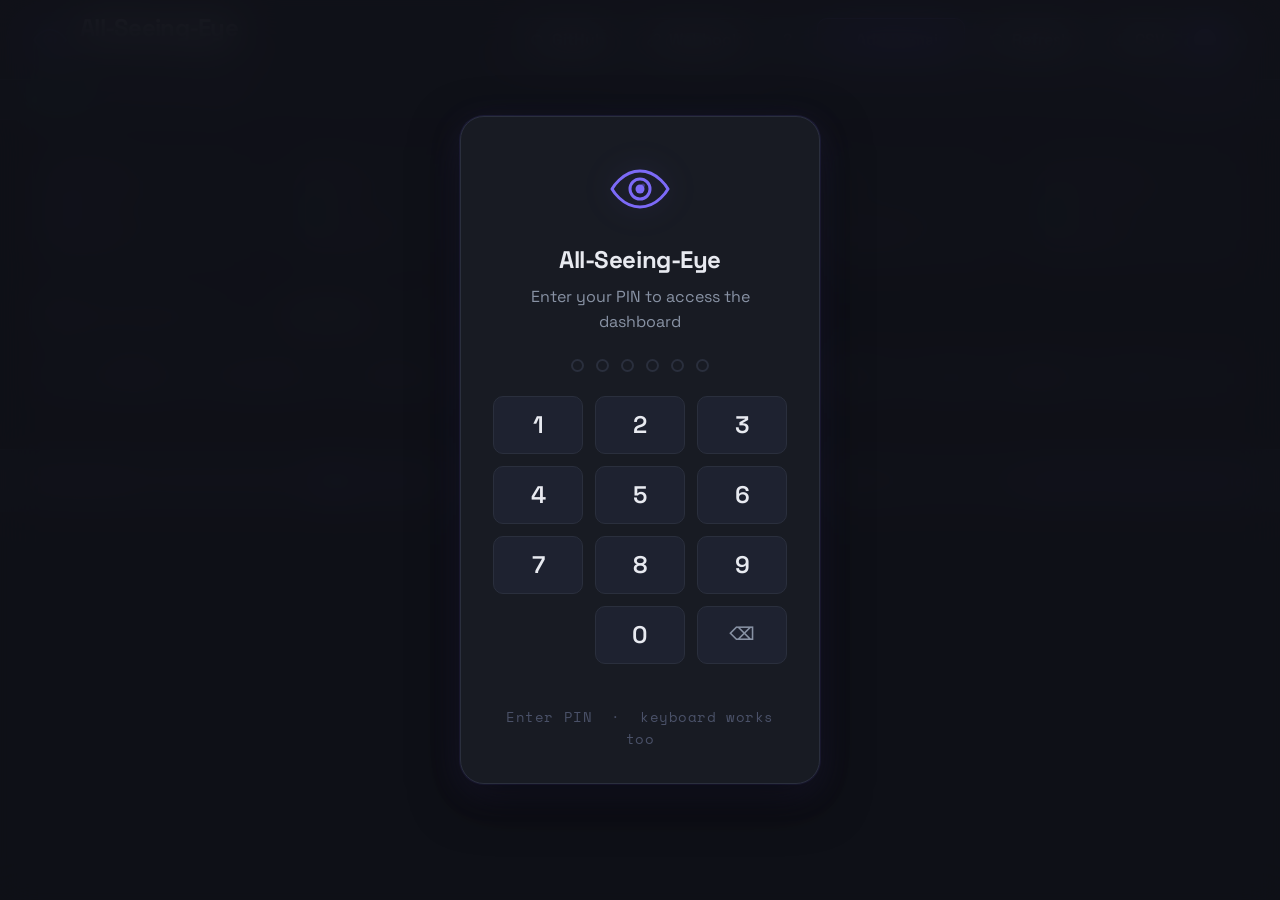
<file: index.standalone.html>
<!DOCTYPE html>
<html lang="en" data-theme="dark">
<head>
  <!--
  ╔══════════════════════════════════════════════════════════════╗
  ║  ALL-SEEING-EYE                                              ║
  ║  Open-source uptime, DNS, SSL & latency monitor              ║
  ║  Created with Perplexity Computer                            ║
  ║  https://www.perplexity.ai/computer                          ║
  ╚══════════════════════════════════════════════════════════════╝

  HOW IT WORKS
  ─────────────────────────────────────────────────────────────
  1. On load, the app tries to fetch `domains.list` (same directory).
     - Each non-empty, non-comment line becomes a monitored domain.
     - If the file is missing or unreachable, the built-in TOP_30 list is used.

  2. For each domain, a live DNS-over-HTTPS query is fired to
     Cloudflare's public DoH API (cloudflare-dns.com/dns-query).
     This gives us: A record presence (= "up"), latency, and NS info.

  3. SSL expiry dates are seeded from scan data for the top-30 list.
     Custom-added domains get a placeholder until a real check runs.

  4. The "Add Domain" flow lets users add any domain on the fly.
     If `domains.list` is writable (local server with write access),
     the app will also persist the new domain there via a PUT request.
     On a read-only static host, it just adds it to the in-memory list.

  5. The PIN gate (SHA-256 hashed, no plaintext stored) prevents
     casual access. Keyboard input + numpad both work.
     PIN: 1 2 3 4 5 6  (SHA-256: 8d969eef…)

  SECURITY NOTE
  ─────────────────────────────────────────────────────────────
  - No data leaves the browser except DNS queries to Cloudflare DoH.
  - No cookies, no persistent storage used.
  - PIN is checked purely client-side via SHA-256 comparison.
  - This is a monitoring DISPLAY tool, not a security perimeter.
  -->

  <meta charset="UTF-8">
  <meta name="viewport" content="width=device-width, initial-scale=1.0">
  <meta name="description" content="All-Seeing-Eye — open-source uptime, DNS, SSL and latency monitor for any domain list.">
  <title>The All Seeing Eye</title>

  <!-- Space Grotesk (user-specified font) from Google Fonts -->
  <link rel="preconnect" href="https://fonts.googleapis.com">
  <link rel="preconnect" href="https://fonts.gstatic.com" crossorigin>
  <link href="https://fonts.googleapis.com/css2?family=Space+Grotesk:wght@300..700&family=Space+Mono:wght@400;700&display=swap" rel="stylesheet">

    <style>
/* ═══════════════════════════════════════════════════════════
       DESIGN TOKENS — type scale, spacing, color, radius
    ═══════════════════════════════════════════════════════════ */
    :root {
      /* Type scale (fluid clamp) */
      --text-xs:   clamp(0.75rem,  0.7rem  + 0.25vw, 0.875rem);
      --text-sm:   clamp(0.875rem, 0.8rem  + 0.35vw, 1rem);
      --text-base: clamp(1rem,     0.95rem + 0.25vw, 1.125rem);
      --text-lg:   clamp(1.125rem, 1rem    + 0.75vw, 1.5rem);
      --text-xl:   clamp(1.5rem,   1.2rem  + 1.25vw, 2rem);

      /* Font families */
      --font-display: 'Space Grotesk', system-ui, sans-serif;
      --font-body:    'Space Grotesk', system-ui, sans-serif;
      --font-mono:    'Space Mono', 'Courier New', monospace;

      /* Spacing (4px grid) */
      --space-1:  0.25rem;
      --space-2:  0.5rem;
      --space-3:  0.75rem;
      --space-4:  1rem;
      --space-5:  1.25rem;
      --space-6:  1.5rem;
      --space-8:  2rem;
      --space-10: 2.5rem;
      --space-12: 3rem;

      /* Radius */
      --radius-sm: 6px;
      --radius-md: 10px;
      --radius-lg: 16px;
      --radius-xl: 24px;

      /* Transition */
      --ease: 180ms cubic-bezier(0.16, 1, 0.3, 1);
    }

    /* ── DARK MODE (default) ── */
    :root, [data-theme="dark"] {
      --bg:          #0f1117;
      --surface:     #181b23;
      --surface-2:   #1e2230;
      --border:      #2a2f3d;
      --border-soft: #232738;
      --text:        #e8eaf0;
      --text-muted:  #8892a4;
      --text-faint:  #4a5168;

      /* Accent: vivid violet-blue (eye-themed) */
      --accent:       #7c6af7;
      --accent-dim:   #5a4fd6;
      --accent-glow:  rgba(124, 106, 247, 0.18);
      --accent-soft:  rgba(124, 106, 247, 0.12);

      /* Status */
      --green:        #34d399;
      --green-dim:    #065f46;
      --green-soft:   rgba(52, 211, 153, 0.12);
      --yellow:       #fbbf24;
      --yellow-dim:   #78350f;
      --yellow-soft:  rgba(251, 191, 36, 0.12);
      --red:          #f87171;
      --red-dim:      #7f1d1d;
      --red-soft:     rgba(248, 113, 113, 0.12);
      --blue:         #60a5fa;
      --blue-soft:    rgba(96, 165, 250, 0.12);
      --teal:         #2dd4bf;
      --teal-soft:    rgba(45, 212, 191, 0.12);
      --orange:       #fb923c;

      --shadow-sm:  0 1px 3px rgba(0,0,0,0.4);
      --shadow-md:  0 4px 16px rgba(0,0,0,0.5);
      --shadow-lg:  0 16px 48px rgba(0,0,0,0.6);
      --shadow-glow: 0 0 0 1px var(--accent-soft), 0 8px 32px rgba(124,106,247,0.15);
    }

    /* ── LIGHT MODE ── */
    [data-theme="light"] {
      --bg:          #f4f5f9;
      --surface:     #ffffff;
      --surface-2:   #f9fafc;
      --border:      #e2e5ef;
      --border-soft: #eaecf4;
      --text:        #1a1d2e;
      --text-muted:  #5a6278;
      --text-faint:  #9aa0b4;

      --accent:       #5a4fd6;
      --accent-dim:   #3d35a8;
      --accent-glow:  rgba(90, 79, 214, 0.12);
      --accent-soft:  rgba(90, 79, 214, 0.08);

      --green:        #059669;
      --green-dim:    #d1fae5;
      --green-soft:   rgba(5, 150, 105, 0.08);
      --yellow:       #d97706;
      --yellow-dim:   #fef3c7;
      --yellow-soft:  rgba(217, 119, 6, 0.08);
      --red:          #dc2626;
      --red-dim:      #fee2e2;
      --red-soft:     rgba(220, 38, 38, 0.08);
      --blue:         #2563eb;
      --blue-soft:    rgba(37, 99, 235, 0.08);
      --teal:         #0d9488;
      --teal-soft:    rgba(13, 148, 136, 0.08);
      --orange:       #ea580c;

      --shadow-sm:  0 1px 3px rgba(0,0,0,0.06);
      --shadow-md:  0 4px 16px rgba(0,0,0,0.08);
      --shadow-lg:  0 16px 48px rgba(0,0,0,0.12);
      --shadow-glow: 0 0 0 1px var(--accent-soft), 0 8px 24px rgba(90,79,214,0.1);
    }

    /* ═══════════════════════════════════════════════════════════
       BASE RESET
    ═══════════════════════════════════════════════════════════ */
    *, *::before, *::after {
      box-sizing: border-box;
      margin: 0; padding: 0;
    }

    html {
      -webkit-font-smoothing: antialiased;
      -moz-osx-font-smoothing: grayscale;
      text-rendering: optimizeLegibility;
      scroll-behavior: smooth;
    }

    body {
      min-height: 100dvh;
      font-family: var(--font-body);
      font-size: var(--text-base);
      color: var(--text);
      background: var(--bg);
      line-height: 1.6;
      transition: background var(--ease), color var(--ease);
    }

    img, svg { display: block; }
    button { cursor: pointer; border: none; background: none; font: inherit; color: inherit; }
    input, select { font: inherit; color: inherit; }
    a { color: inherit; text-decoration: none; }

    /* ═══════════════════════════════════════════════════════════
       PIN OVERLAY
       Full-screen blur lock. Unlocks with correct 6-digit PIN.
       SHA-256 of PIN stored — never plaintext.
    ═══════════════════════════════════════════════════════════ */
    #pin-overlay {
      position: fixed; inset: 0; z-index: 9000;
      background: color-mix(in srgb, var(--bg) 88%, transparent);
      backdrop-filter: blur(20px) saturate(1.4);
      -webkit-backdrop-filter: blur(20px) saturate(1.4);
      display: flex; align-items: center; justify-content: center;
      transition: opacity 0.35s ease;
    }

    #pin-overlay.unlocking {
      opacity: 0;
      pointer-events: none;
    }

    .pin-card {
      background: var(--surface);
      border: 1px solid var(--border);
      border-radius: var(--radius-xl);
      padding: var(--space-10) var(--space-8) var(--space-8);
      width: min(360px, 92vw);
      text-align: center;
      box-shadow: var(--shadow-lg), var(--shadow-glow);
      animation: card-in 0.4s cubic-bezier(0.34, 1.56, 0.64, 1);
    }

    @keyframes card-in {
      from { transform: scale(0.85) translateY(16px); opacity: 0; }
      to   { transform: scale(1) translateY(0);       opacity: 1; }
    }

    /* Eye SVG logo in PIN modal */
    .pin-eye {
      width: 64px; height: 64px;
      margin: 0 auto var(--space-5);
      color: var(--accent);
      filter: drop-shadow(0 0 16px var(--accent-glow));
    }

    .pin-card h2 {
      font-family: var(--font-display);
      font-size: var(--text-lg);
      font-weight: 700;
      letter-spacing: -0.02em;
      margin-bottom: var(--space-1);
      color: var(--text);
    }

    .pin-card p {
      font-size: var(--text-sm);
      color: var(--text-muted);
      margin-bottom: var(--space-6);
    }

    /* Dot indicators */
    .pin-dots {
      display: flex; justify-content: center;
      gap: var(--space-3);
      margin-bottom: var(--space-6);
    }

    .pin-dot {
      width: 13px; height: 13px;
      border-radius: 50%;
      border: 2px solid var(--border);
      background: transparent;
      transition: all 0.15s ease;
    }
    .pin-dot.filled {
      background: var(--accent);
      border-color: var(--accent);
      box-shadow: 0 0 10px var(--accent-glow);
      transform: scale(1.1);
    }
    .pin-dot.error {
      background: var(--red);
      border-color: var(--red);
      box-shadow: 0 0 10px rgba(248,113,113,0.4);
      animation: dot-shake 0.4s ease;
    }

    @keyframes dot-shake {
      0%,100% { transform: translateX(0); }
      20%      { transform: translateX(-5px); }
      60%      { transform: translateX(5px); }
    }

    /* Numpad grid */
    .pin-grid {
      display: grid;
      grid-template-columns: repeat(3, 1fr);
      gap: var(--space-3);
      margin-bottom: var(--space-3);
    }

    .pin-btn {
      height: 58px;
      background: var(--surface-2);
      border: 1px solid var(--border);
      border-radius: var(--radius-md);
      font-family: var(--font-display);
      font-size: var(--text-lg);
      font-weight: 600;
      color: var(--text);
      transition: background var(--ease), border-color var(--ease), transform 0.1s;
      user-select: none;
      -webkit-user-select: none;
    }

    .pin-btn:hover  { background: var(--border); border-color: var(--accent); }
    .pin-btn:active { transform: scale(0.93); }

    .pin-btn-del {
      font-size: var(--text-base);
      color: var(--text-muted);
    }
    .pin-btn-del:hover { color: var(--red); border-color: var(--red); }

    .pin-error {
      font-size: var(--text-xs);
      color: var(--red);
      min-height: 18px;
      margin-top: var(--space-2);
    }

    .pin-hint {
      font-size: var(--text-xs);
      color: var(--text-faint);
      margin-top: var(--space-3);
      font-family: var(--font-mono);
      letter-spacing: 0.04em;
    }

    /* ═══════════════════════════════════════════════════════════
       HEADER
    ═══════════════════════════════════════════════════════════ */
    header {
      background: var(--surface);
      border-bottom: 1px solid var(--border);
      padding: var(--space-4) var(--space-8);
      display: flex;
      align-items: center;
      justify-content: space-between;
      gap: var(--space-4);
      flex-wrap: wrap;
      position: sticky; top: 0; z-index: 100;
      box-shadow: var(--shadow-sm);
    }

    /* Wordmark / logo */
    .logo {
      display: flex;
      align-items: center;
      gap: var(--space-3);
    }

    .logo-eye {
      width: 36px; height: 36px;
      color: var(--accent);
      flex-shrink: 0;
      filter: drop-shadow(0 0 8px var(--accent-glow));
      transition: filter var(--ease);
    }
    .logo:hover .logo-eye { filter: drop-shadow(0 0 16px var(--accent-glow)); }

    .logo-text {
      display: flex;
      flex-direction: column;
      gap: 1px;
    }

    .logo-title {
      font-family: var(--font-display);
      font-size: var(--text-lg);
      font-weight: 700;
      letter-spacing: -0.03em;
      line-height: 1;
      color: var(--text);
    }

    .logo-sub {
      font-size: var(--text-xs);
      color: var(--text-faint);
      letter-spacing: 0.06em;
      text-transform: uppercase;
      font-weight: 500;
    }

    /* Header action buttons */
    .header-actions {
      display: flex;
      align-items: center;
      gap: var(--space-2);
      flex-wrap: wrap;
    }

    /* Universal button styles */
    .btn {
      display: inline-flex;
      align-items: center;
      gap: var(--space-2);
      padding: var(--space-2) var(--space-4);
      border-radius: var(--radius-md);
      font-family: var(--font-display);
      font-size: var(--text-sm);
      font-weight: 600;
      border: 1px solid var(--border);
      background: var(--surface-2);
      color: var(--text);
      transition: all var(--ease);
      white-space: nowrap;
      cursor: pointer;
    }
    .btn:hover { background: var(--border); border-color: var(--accent); color: var(--accent); }

    .btn-accent {
      background: var(--accent-soft);
      border-color: var(--accent);
      color: var(--accent);
    }
    .btn-accent:hover { background: var(--accent); color: #fff; border-color: var(--accent); }

    .btn-icon {
      padding: var(--space-2);
      width: 36px; height: 36px;
      justify-content: center;
    }


    /* ═══════════════════════════════════════════════════════════
       STATUS BAR (live / refresh countdown)
    ═══════════════════════════════════════════════════════════ */
    .status-bar {
      background: var(--surface);
      border-bottom: 1px solid var(--border-soft);
      padding: var(--space-2) var(--space-8);
      display: flex;
      align-items: center;
      justify-content: space-between;
      gap: var(--space-4);
      font-size: var(--text-xs);
      color: var(--text-faint);
      flex-wrap: wrap;
    }

    .live-pill {
      display: inline-flex;
      align-items: center;
      gap: var(--space-2);
      color: var(--green);
      font-weight: 600;
      font-family: var(--font-mono);
      letter-spacing: 0.04em;
    }

    .live-dot {
      width: 7px; height: 7px;
      border-radius: 50%;
      background: var(--green);
      box-shadow: 0 0 6px var(--green);
      animation: live-pulse 2s infinite;
    }

    @keyframes live-pulse {
      0%,100% { opacity: 1; transform: scale(1); }
      50%      { opacity: 0.4; transform: scale(0.85); }
    }

    .progress-track {
      width: 100px; height: 2px;
      background: var(--border);
      border-radius: 1px;
      overflow: hidden;
    }

    .progress-fill {
      height: 100%;
      background: var(--accent);
      border-radius: 1px;
      transition: width 1s linear;
    }

    /* ═══════════════════════════════════════════════════════════
       STATS CARDS
    ═══════════════════════════════════════════════════════════ */
    .stats-row {
      display: grid;
      grid-template-columns: repeat(5, 1fr);
      gap: var(--space-4);
      padding: var(--space-6) var(--space-8);
    }

    @media (max-width: 900px) {
      .stats-row { grid-template-columns: repeat(3, 1fr); }
    }
    @media (max-width: 600px) {
      .stats-row { grid-template-columns: repeat(2, 1fr); padding: var(--space-4); }
    }

    .stat-card {
      background: var(--surface);
      border: 1px solid var(--border);
      border-radius: var(--radius-lg);
      padding: var(--space-4) var(--space-5);
      transition: border-color var(--ease), box-shadow var(--ease);
      cursor: default;
    }
    .stat-card:hover { border-color: var(--accent); box-shadow: var(--shadow-glow); }

    .stat-label {
      font-size: var(--text-xs);
      font-weight: 600;
      letter-spacing: 0.08em;
      text-transform: uppercase;
      color: var(--text-faint);
      margin-bottom: var(--space-2);
    }

    .stat-value {
      font-family: var(--font-display);
      font-size: var(--text-xl);
      font-weight: 700;
      letter-spacing: -0.03em;
      line-height: 1;
      color: var(--text);
    }

    .stat-sub {
      font-size: var(--text-xs);
      color: var(--text-faint);
      margin-top: var(--space-1);
      font-weight: 400;
    }

    /* ═══════════════════════════════════════════════════════════
       ALERT BANNER
    ═══════════════════════════════════════════════════════════ */
    .alert-banner {
      margin: 0 var(--space-8) var(--space-4);
      background: var(--red-soft);
      border: 1px solid color-mix(in srgb, var(--red) 35%, transparent);
      border-radius: var(--radius-lg);
      padding: var(--space-4) var(--space-5);
      display: flex;
      align-items: flex-start;
      gap: var(--space-3);
      font-size: var(--text-sm);
      line-height: 1.6;
    }

    .alert-banner .alert-icon { font-size: 18px; flex-shrink: 0; }

    /* ═══════════════════════════════════════════════════════════
       CONTROLS BAR (search, sort, filters)
    ═══════════════════════════════════════════════════════════ */
    .controls {
      padding: 0 var(--space-8) var(--space-4);
      display: flex;
      align-items: center;
      gap: var(--space-3);
      flex-wrap: wrap;
    }

    .search-wrap {
      position: relative;
      flex: 0 0 auto;
    }

    .search-icon {
      position: absolute;
      left: var(--space-3);
      top: 50%; transform: translateY(-50%);
      color: var(--text-faint);
      pointer-events: none;
      font-size: 14px;
    }

    .search-input {
      background: var(--surface);
      border: 1px solid var(--border);
      border-radius: var(--radius-md);
      padding: var(--space-2) var(--space-4) var(--space-2) var(--space-8);
      font-size: var(--text-sm);
      color: var(--text);
      width: 220px;
      outline: none;
      transition: border-color var(--ease), box-shadow var(--ease);
    }
    .search-input:focus { border-color: var(--accent); box-shadow: 0 0 0 3px var(--accent-soft); }
    .search-input::placeholder { color: var(--text-faint); }

    .sort-select {
      background: var(--surface);
      border: 1px solid var(--border);
      border-radius: var(--radius-md);
      padding: var(--space-2) var(--space-4);
      font-size: var(--text-sm);
      font-family: var(--font-display);
      color: var(--text);
      cursor: pointer;
      outline: none;
      transition: border-color var(--ease);
    }
    .sort-select:focus { border-color: var(--accent); }

    .filter-btn {
      display: inline-flex;
      align-items: center;
      gap: var(--space-2);
      padding: var(--space-2) var(--space-4);
      border: 1px solid var(--border);
      border-radius: var(--radius-md);
      background: var(--surface);
      font-size: var(--text-sm);
      font-family: var(--font-display);
      font-weight: 500;
      color: var(--text-muted);
      transition: all var(--ease);
      cursor: pointer;
    }
    .filter-btn:hover { border-color: var(--accent); color: var(--accent); }
    .filter-btn.active {
      background: var(--accent-soft);
      border-color: var(--accent);
      color: var(--accent);
      font-weight: 600;
    }

    /* ═══════════════════════════════════════════════════════════
       TABLE
    ═══════════════════════════════════════════════════════════ */
    .table-wrap {
      padding: 0 var(--space-8) var(--space-12);
      overflow-x: auto;
    }

    table {
      width: 100%;
      border-collapse: collapse;
      min-width: 960px;
    }

    thead th {
      background: var(--surface);
      border-bottom: 2px solid var(--border);
      padding: var(--space-3) var(--space-4);
      text-align: left;
      font-family: var(--font-display);
      font-size: var(--text-xs);
      font-weight: 700;
      letter-spacing: 0.08em;
      text-transform: uppercase;
      color: var(--text-faint);
      white-space: nowrap;
      position: sticky; top: 0; z-index: 5;
    }

    tbody tr {
      border-bottom: 1px solid var(--border-soft);
      transition: background var(--ease);
    }
    tbody tr:hover { background: var(--surface); }
    tbody tr.is-custom { border-left: 3px solid var(--accent); }

    td {
      padding: var(--space-3) var(--space-4);
      vertical-align: middle;
      font-size: var(--text-sm);
      white-space: nowrap;
    }

    /* Rank cell */
    .td-rank {
      font-family: var(--font-mono);
      font-size: var(--text-xs);
      color: var(--text-faint);
      text-align: center;
      width: 40px;
    }

    /* Domain cell */
    .domain-cell {
      display: flex;
      align-items: center;
      gap: var(--space-3);
      min-width: 180px;
    }

    .favicon-wrap {
      width: 22px; height: 22px;
      border-radius: 5px;
      background: var(--border);
      flex-shrink: 0;
      overflow: hidden;
      display: flex; align-items: center; justify-content: center;
    }
    .favicon-wrap img { width: 18px; height: 18px; border-radius: 3px; }

    .domain-link {
      font-family: var(--font-display);
      font-weight: 600;
      font-size: var(--text-sm);
      color: var(--text);
      transition: color var(--ease);
    }
    .domain-link:hover { color: var(--accent); }

    /* Category badge */
    .cat-badge {
      display: inline-flex;
      align-items: center;
      padding: 2px var(--space-3);
      border-radius: var(--radius-sm);
      font-size: var(--text-xs);
      font-weight: 700;
      letter-spacing: 0.06em;
      text-transform: uppercase;
      border: 1px solid;
    }

    .cat-search   { color: #60a5fa; border-color: rgba(96,165,250,0.3);  background: rgba(96,165,250,0.08); }
    .cat-social   { color: #a78bfa; border-color: rgba(167,139,250,0.3); background: rgba(167,139,250,0.08); }
    .cat-video    { color: #f87171; border-color: rgba(248,113,113,0.3); background: rgba(248,113,113,0.08); }
    .cat-shop     { color: #fb923c; border-color: rgba(251,146,60,0.3);  background: rgba(251,146,60,0.08); }
    .cat-ai       { color: #2dd4bf; border-color: rgba(45,212,191,0.3);  background: rgba(45,212,191,0.08); }
    .cat-news     { color: #fbbf24; border-color: rgba(251,191,36,0.3);  background: rgba(251,191,36,0.08); }
    .cat-dev      { color: #34d399; border-color: rgba(52,211,153,0.3);  background: rgba(52,211,153,0.08); }
    .cat-content  { color: #e8eaf0; border-color: rgba(232,234,240,0.2); background: rgba(232,234,240,0.05); }
    .cat-cloud    { color: #fb923c; border-color: rgba(251,146,60,0.3);  background: rgba(251,146,60,0.08); }
    .cat-comm     { color: #a78bfa; border-color: rgba(167,139,250,0.3); background: rgba(167,139,250,0.08); }
    .cat-product  { color: #60a5fa; border-color: rgba(96,165,250,0.3);  background: rgba(96,165,250,0.08); }
    .cat-custom   { color: #2dd4bf; border-color: rgba(45,212,191,0.3);  background: rgba(45,212,191,0.08); }

    /* Status cell */
    .status-cell {
      display: flex;
      align-items: center;
      gap: var(--space-2);
      min-width: 110px;
    }

    .status-dot {
      width: 8px; height: 8px;
      border-radius: 50%;
      flex-shrink: 0;
    }
    .dot-up   { background: var(--green); box-shadow: 0 0 6px var(--green); animation: live-pulse 2.5s infinite; }
    .dot-down { background: var(--red);   box-shadow: 0 0 6px var(--red); }
    .dot-unknown { background: var(--text-faint); }

    .status-label {
      font-family: var(--font-display);
      font-size: var(--text-xs);
      font-weight: 700;
      letter-spacing: 0.06em;
    }
    .status-up   { color: var(--green); }
    .status-down { color: var(--red); }

    /* Sparkline */
    .sparkline {
      display: flex;
      align-items: flex-end;
      gap: 2px;
      height: 20px;
      margin-left: var(--space-1);
    }

    .spark {
      width: 4px;
      border-radius: 2px;
      background: var(--green);
      min-height: 3px;
    }
    .spark.down  { background: var(--red); }
    .spark.empty { background: var(--border); opacity: 0.5; }

    /* Latency */
    .latency {
      font-family: var(--font-mono);
      font-size: var(--text-xs);
      font-weight: 700;
      min-width: 60px;
    }
    .lat-fast   { color: var(--green); }
    .lat-ok     { color: var(--yellow); }
    .lat-slow   { color: var(--red); }
    .lat-none   { color: var(--text-faint); }

    /* SSL */
    .ssl-cell {
      display: flex;
      align-items: center;
      gap: var(--space-2);
      min-width: 100px;
    }

    .ssl-days {
      font-family: var(--font-mono);
      font-size: var(--text-xs);
      font-weight: 700;
    }
    .ssl-ok      { color: var(--green); }
    .ssl-warn    { color: var(--yellow); }
    .ssl-urgent  { color: var(--red); }
    .ssl-expired { color: var(--red); }
    .ssl-unknown { color: var(--text-faint); }

    .le-badge {
      font-size: 9px;
      font-weight: 700;
      padding: 1px 5px;
      border-radius: 4px;
      background: var(--green-soft);
      border: 1px solid color-mix(in srgb, var(--green) 30%, transparent);
      color: var(--green);
      letter-spacing: 0.04em;
    }

    /* ─── Info cells with tooltips ─── */
    .info-cell {
      position: relative;
      cursor: default;
    }

    /* The visible badge inside an info-cell */
    .info-badge {
      display: inline-flex;
      align-items: center;
      padding: 2px var(--space-3);
      border-radius: var(--radius-sm);
      font-family: var(--font-display);
      font-size: var(--text-xs);
      font-weight: 600;
      border: 1px solid var(--border);
      background: var(--surface-2);
      color: var(--text-muted);
      white-space: nowrap;
      cursor: help;
      transition: border-color var(--ease);
    }

    /* NS provider colours */
    .ns-google  { color: #4285f4; border-color: rgba(66,133,244,0.4);  background: rgba(66,133,244,0.08); }
    .ns-aws     { color: #fb923c; border-color: rgba(251,146,60,0.4);  background: rgba(251,146,60,0.08); }
    .ns-cf      { color: #f97316; border-color: rgba(249,115,22,0.4);  background: rgba(249,115,22,0.08); }
    .ns-azure   { color: #3b82f6; border-color: rgba(59,130,246,0.4);  background: rgba(59,130,246,0.08); }
    .ns-nsone   { color: #a78bfa; border-color: rgba(167,139,250,0.4); background: rgba(167,139,250,0.08); }
    .ns-akamai  { color: #22d3ee; border-color: rgba(34,211,238,0.4);  background: rgba(34,211,238,0.08); }
    .ns-wiki    { color: #e8eaf0; border-color: rgba(232,234,240,0.3); background: rgba(232,234,240,0.06); }
    .ns-own     { color: var(--text-muted); border-color: var(--border); background: var(--surface-2); }

    /* MX provider colours */
    .mx-google    { color: #4285f4; border-color: rgba(66,133,244,0.4);  background: rgba(66,133,244,0.08); }
    .mx-microsoft { color: #3b82f6; border-color: rgba(59,130,246,0.4);  background: rgba(59,130,246,0.08); }
    .mx-proton    { color: #8b5cf6; border-color: rgba(139,92,246,0.4);  background: rgba(139,92,246,0.08); }
    .mx-amazon    { color: #fb923c; border-color: rgba(251,146,60,0.4);  background: rgba(251,146,60,0.08); }
    .mx-mimecast  { color: #2dd4bf; border-color: rgba(45,212,191,0.4);  background: rgba(45,212,191,0.08); }
    .mx-own       { color: var(--text-muted); border-color: var(--border); background: var(--surface-2); }
    .mx-none      { color: var(--text-faint); border-color: var(--border); background: transparent; }

    /* DMARC */
    .dmarc-reject     { color: var(--green);  border-color: rgba(52,211,153,0.4); background: var(--green-soft); }
    .dmarc-quarantine { color: var(--teal);   border-color: rgba(45,212,191,0.4); background: var(--teal-soft); }
    .dmarc-none       { color: var(--yellow); border-color: rgba(251,191,36,0.4); background: var(--yellow-soft); }
    .dmarc-missing    { color: var(--red);    border-color: rgba(248,113,113,0.4);background: var(--red-soft); }

    /* SPF */
    .spf-pass    { color: var(--green);  border-color: rgba(52,211,153,0.4);  background: var(--green-soft); }
    .spf-soft    { color: var(--yellow); border-color: rgba(251,191,36,0.4);  background: var(--yellow-soft); }
    .spf-missing { color: var(--red);    border-color: rgba(248,113,113,0.4); background: var(--red-soft); }

    /* ─── Tooltip ─── */
    .tooltip-host {
      position: relative;
      display: inline-block;
    }

    .tooltip-box {
      display: none;
      position: absolute;
      z-index: 200;
      top: calc(100% + 8px);
      left: 0;
      background: var(--surface-2);
      border: 1px solid var(--accent);
      border-radius: var(--radius-md);
      padding: var(--space-3) var(--space-4);
      min-width: 260px;
      max-width: 340px;
      box-shadow: var(--shadow-lg);
      pointer-events: none;
    }

    .tooltip-host:hover .tooltip-box { display: block; }

    .tt-title {
      font-size: var(--text-xs);
      font-weight: 700;
      letter-spacing: 0.08em;
      text-transform: uppercase;
      color: var(--accent);
      margin-bottom: var(--space-2);
      padding-bottom: var(--space-2);
      border-bottom: 1px solid var(--border);
    }

    .tt-row {
      display: flex;
      gap: var(--space-3);
      padding: var(--space-1) 0;
      border-bottom: 1px solid var(--border-soft);
      font-size: var(--text-xs);
    }
    .tt-row:last-child { border-bottom: none; }

    .tt-label {
      color: var(--text-faint);
      min-width: 56px;
      flex-shrink: 0;
      font-weight: 600;
    }

    .tt-val {
      color: var(--text-muted);
      font-family: var(--font-mono);
      word-break: break-all;
      white-space: normal;
      line-height: 1.5;
    }

    /* Delete row button */
    .del-btn {
      padding: var(--space-1) var(--space-2);
      border-radius: var(--radius-sm);
      color: var(--text-faint);
      font-size: 13px;
      transition: color var(--ease);
      cursor: pointer;
    }
    .del-btn:hover { color: var(--red); }

    /* ═══════════════════════════════════════════════════════════
       ADD DOMAIN MODAL
    ═══════════════════════════════════════════════════════════ */
    #add-overlay {
      display: none;
      position: fixed; inset: 0; z-index: 8000;
      background: color-mix(in srgb, var(--bg) 70%, transparent);
      backdrop-filter: blur(8px);
      -webkit-backdrop-filter: blur(8px);
      align-items: center;
      justify-content: center;
    }
    #add-overlay.open { display: flex; }

    .add-modal {
      background: var(--surface);
      border: 1px solid var(--border);
      border-radius: var(--radius-xl);
      padding: var(--space-8);
      width: min(480px, 94vw);
      box-shadow: var(--shadow-lg), var(--shadow-glow);
      animation: card-in 0.25s cubic-bezier(0.34, 1.56, 0.64, 1);
    }

    .add-modal h3 {
      font-family: var(--font-display);
      font-size: var(--text-lg);
      font-weight: 700;
      letter-spacing: -0.02em;
      color: var(--text);
      margin-bottom: var(--space-1);
    }

    .add-modal .modal-sub {
      font-size: var(--text-sm);
      color: var(--text-muted);
      margin-bottom: var(--space-6);
      line-height: 1.6;
    }

    .form-row {
      display: flex;
      gap: var(--space-3);
      margin-bottom: var(--space-4);
      flex-wrap: wrap;
    }

    .form-input, .form-select {
      background: var(--surface-2);
      border: 1px solid var(--border);
      border-radius: var(--radius-md);
      padding: var(--space-3) var(--space-4);
      font-size: var(--text-sm);
      font-family: var(--font-display);
      color: var(--text);
      outline: none;
      transition: border-color var(--ease), box-shadow var(--ease);
    }
    .form-input { flex: 1; min-width: 160px; }
    .form-input:focus { border-color: var(--accent); box-shadow: 0 0 0 3px var(--accent-soft); }
    .form-input::placeholder { color: var(--text-faint); }
    .form-select { cursor: pointer; }
    .form-select:focus { border-color: var(--accent); }

    /* Queued domain tags */
    .queued-tags {
      display: flex;
      flex-wrap: wrap;
      gap: var(--space-2);
      min-height: 8px;
      margin-bottom: var(--space-4);
    }

    .queued-tag {
      display: inline-flex;
      align-items: center;
      gap: var(--space-2);
      padding: var(--space-1) var(--space-3);
      background: var(--accent-soft);
      border: 1px solid var(--accent);
      border-radius: var(--radius-sm);
      font-size: var(--text-xs);
      font-weight: 600;
      color: var(--accent);
    }

    .queued-tag button {
      color: var(--text-faint);
      font-size: 12px;
      line-height: 1;
      transition: color var(--ease);
    }
    .queued-tag button:hover { color: var(--red); }

    /* Modal note */
    .modal-note {
      font-size: var(--text-xs);
      color: var(--text-faint);
      background: var(--surface-2);
      border: 1px solid var(--border-soft);
      border-radius: var(--radius-md);
      padding: var(--space-3) var(--space-4);
      margin-bottom: var(--space-5);
      line-height: 1.6;
    }

    .modal-actions {
      display: flex;
      justify-content: flex-end;
      gap: var(--space-3);
    }

    .btn-cancel {
      border-color: var(--border);
      color: var(--text-muted);
    }
    .btn-cancel:hover { border-color: var(--red); color: var(--red); background: var(--red-soft); }

    /* ═══════════════════════════════════════════════════════════
       FOOTER
    ═══════════════════════════════════════════════════════════ */
    footer {
      background: var(--surface);
      border-top: 1px solid var(--border);
      padding: var(--space-5) var(--space-8);
      display: flex;
      align-items: center;
      justify-content: space-between;
      font-size: var(--text-xs);
      color: var(--text-faint);
      flex-wrap: wrap;
      gap: var(--space-4);
    }

    footer a { color: var(--accent); transition: color var(--ease); }
    footer a:hover { color: var(--text); }

    .mit-tag {
      padding: 2px var(--space-2);
      border-radius: var(--radius-sm);
      background: var(--accent-soft);
      border: 1px solid var(--accent);
      color: var(--accent);
      font-weight: 700;
      font-size: 10px;
      letter-spacing: 0.06em;
    }

    /* ═══════════════════════════════════════════════════════════
       MOBILE TWEAKS
    ═══════════════════════════════════════════════════════════ */
    @media (max-width: 640px) {
      header { padding: var(--space-3) var(--space-4); }
      .status-bar, .controls, .table-wrap { padding-left: var(--space-4); padding-right: var(--space-4); }
      .stats-row { padding: var(--space-4); }
      .alert-banner { margin-left: var(--space-4); margin-right: var(--space-4); }
      footer { flex-direction: column; padding: var(--space-5) var(--space-4); }
    }

    @media (max-width: 420px) {
      .logo-sub { display: none; }
      .search-input { width: 160px; }
    }

    /* ═══════════════════════════════════════════════════════════
       SKELETON LOADER (shown while initial DNS check runs)
    ═══════════════════════════════════════════════════════════ */
    @keyframes skeleton-sweep {
      0%   { background-position: -400px 0; }
      100% { background-position: 400px 0; }
    }

    .skeleton {
      background: linear-gradient(90deg,
        var(--border-soft) 25%,
        var(--border) 50%,
        var(--border-soft) 75%
      );
      background-size: 800px 100%;
      animation: skeleton-sweep 1.4s ease infinite;
      border-radius: var(--radius-sm);
    }

    .skeleton-row td > * {
      display: inline-block;
      height: 14px;
      border-radius: var(--radius-sm);
    }

    /* ═══════════════════════════════════════════════════════════
       THEME SWITCH — pill toggle
       Unchecked = dark (moon left), Checked = light (sun right)
    ═══════════════════════════════════════════════════════════ */
    .theme-switch {
      display: flex;
      align-items: center;
      cursor: pointer;
      user-select: none;
      -webkit-user-select: none;
    }
    .theme-switch input[type="checkbox"] { display: none; }

    .theme-track {
      position: relative;
      width: 58px; height: 30px;
      background: var(--surface-2);
      border: 1px solid var(--border);
      border-radius: 15px;
      display: flex;
      align-items: center;
      transition: background var(--ease), border-color var(--ease);
    }
    .theme-switch:hover .theme-track { border-color: var(--accent); }

    .theme-thumb {
      position: absolute;
      left: 3px;
      width: 22px; height: 22px;
      background: var(--accent);
      border-radius: 50%;
      transition: transform 0.22s cubic-bezier(0.34,1.56,0.64,1);
      box-shadow: 0 1px 4px rgba(0,0,0,0.35);
      z-index: 1;
    }
    /* checked = light mode → slide thumb right */
    .theme-switch input:checked ~ .theme-track .theme-thumb {
      transform: translateX(28px);
    }
    .theme-icon {
      position: absolute;
      font-size: 12px;
      line-height: 1;
      z-index: 0;
      pointer-events: none;
    }
    .theme-icon-dark  { left: 6px;  }
    .theme-icon-light { right: 5px; }


    /* Webhook and info modals — show as flex when .open */
    #webhook-modal.open, #info-modal.open {
      display: flex !important;
    }


    /* ── Per-row refresh button ── */
    .td-actions {
      display: flex;
      align-items: center;
      gap: var(--space-1);
      white-space: nowrap;
    }

    .row-refresh-btn {
      padding: 3px 6px;
      border-radius: var(--radius-sm);
      color: var(--text-faint);
      font-size: 14px;
      line-height: 1;
      transition: color var(--ease), transform 0.2s;
      cursor: pointer;
      background: none;
      border: none;
    }
    .row-refresh-btn:hover { color: var(--accent); transform: rotate(30deg); }

    @keyframes spin {
      from { transform: rotate(0deg); }
      to   { transform: rotate(360deg); }
    }

  
    /* ═══════════════════════════════════════════════════════════
       ROW LOADING / CHECKING ANIMATION
       ─────────────────────────────────────────────────────────
       When a row is being checked (single or batch), it enters
       "checking" state: opacity drops to 0.35 and a subtle
       left-border pulse runs.

       Minimum duration: 500ms — even instant DNS replies hold
       the dim state for at least half a second so the user can
       see the scan is progressive, not instantaneous.

       The transition in is quick (150ms) and the transition out
       is slower (600ms) so the "lighting up" effect feels satisfying.
    ═══════════════════════════════════════════════════════════ */
    tbody tr.is-checking {
      opacity: 0.32;
      background: transparent !important;
    }

    tbody tr.is-checking-done {
      opacity: 1;
      transition: opacity 0.6s ease;
    }

    @keyframes row-pulse {
      0%   { border-left-color: var(--accent); }
      50%  { border-left-color: transparent; }
      100% { border-left-color: var(--accent); }
    }

    tbody tr.is-custom.is-checking {
      animation: row-pulse 1s ease infinite;
    }

    /* Refresh icon spin animation */
    @keyframes spin {
      from { transform: rotate(0deg); }
      to   { transform: rotate(360deg); }
    }

    .row-refresh-btn.is-spinning {
      animation: spin 0.7s linear infinite;
      color: var(--accent);
    }

    /* Full-table scan: progress bar under status bar */
    .scan-progress-wrap {
      height: 2px;
      background: var(--border);
      overflow: hidden;
      transition: opacity 0.3s ease;
    }

    .scan-progress-wrap.hidden { opacity: 0; }

    @keyframes scan-sweep {
      0%   { transform: translateX(-100%); }
      100% { transform: translateX(400%); }
    }

    .scan-progress-bar {
      height: 100%;
      width: 25%;
      background: var(--accent);
      animation: scan-sweep 1.2s ease-in-out infinite;
      border-radius: 1px;
    }


</style>
</head>
<body>

<!-- ════════════════════════════════════════════════════════════
     PIN OVERLAY
     Shows until the user enters the correct 6-digit PIN.
     SHA-256 of "123456" is hardcoded — no plaintext PIN stored.
═════════════════════════════════════════════════════════════ -->
<div id="pin-overlay" role="dialog" aria-modal="true" aria-label="PIN required">
  <div class="pin-card">

    <!-- Eye SVG logo -->
    <div class="pin-eye" aria-hidden="true">
      <svg viewBox="0 0 64 64" fill="none" xmlns="http://www.w3.org/2000/svg">
        <!-- Outer eye shape -->
        <path d="M4 32C4 32 14 14 32 14C50 14 60 32 60 32C60 32 50 50 32 50C14 50 4 32 4 32Z"
              stroke="currentColor" stroke-width="3" stroke-linecap="round" stroke-linejoin="round"/>
        <!-- Iris -->
        <circle cx="32" cy="32" r="10" stroke="currentColor" stroke-width="3"/>
        <!-- Pupil (filled) -->
        <circle cx="32" cy="32" r="4.5" fill="currentColor"/>
        <!-- Highlight -->
        <circle cx="35" cy="28.5" r="2" fill="currentColor" opacity="0.4"/>
      </svg>
    </div>

    <h2>All-Seeing-Eye</h2>
    <p>Enter your PIN to access the dashboard</p>

    <!-- 6 dot indicators -->
    <div class="pin-dots" id="pin-dots">
      <div class="pin-dot" id="dot-0"></div>
      <div class="pin-dot" id="dot-1"></div>
      <div class="pin-dot" id="dot-2"></div>
      <div class="pin-dot" id="dot-3"></div>
      <div class="pin-dot" id="dot-4"></div>
      <div class="pin-dot" id="dot-5"></div>
    </div>

    <!-- Numpad (3×3 + 0 + delete) — onclick is the only reliable cross-env method -->
    <div class="pin-grid">
      <button class="pin-btn" onclick="pinDigit('1')">1</button>
      <button class="pin-btn" onclick="pinDigit('2')">2</button>
      <button class="pin-btn" onclick="pinDigit('3')">3</button>
      <button class="pin-btn" onclick="pinDigit('4')">4</button>
      <button class="pin-btn" onclick="pinDigit('5')">5</button>
      <button class="pin-btn" onclick="pinDigit('6')">6</button>
      <button class="pin-btn" onclick="pinDigit('7')">7</button>
      <button class="pin-btn" onclick="pinDigit('8')">8</button>
      <button class="pin-btn" onclick="pinDigit('9')">9</button>
      <!-- Empty slot, 0, Delete -->
      <span></span>
      <button class="pin-btn" onclick="pinDigit('0')">0</button>
      <button class="pin-btn pin-btn-del" onclick="pinDelete()">⌫</button>
    </div>

    <div class="pin-error" id="pin-error"></div>
    <div class="pin-hint">Enter PIN &nbsp;·&nbsp; keyboard works too</div>
  </div>
</div>


<!-- ════════════════════════════════════════════════════════════
     HEADER
═════════════════════════════════════════════════════════════ -->
<header>
  <a class="logo" href="#" aria-label="All-Seeing-Eye home">
    <!-- Inline eye SVG — consistent with PIN modal, scales cleanly -->
    <svg class="logo-eye" viewBox="0 0 64 64" fill="none" aria-hidden="true">
      <path d="M4 32C4 32 14 14 32 14C50 14 60 32 60 32C60 32 50 50 32 50C14 50 4 32 4 32Z"
            stroke="currentColor" stroke-width="3" stroke-linecap="round" stroke-linejoin="round"/>
      <circle cx="32" cy="32" r="10" stroke="currentColor" stroke-width="3"/>
      <circle cx="32" cy="32" r="4.5" fill="currentColor"/>
      <circle cx="35" cy="28.5" r="2" fill="currentColor" opacity="0.4"/>
    </svg>
    <div class="logo-text">
      <span class="logo-title">All-Seeing-Eye</span>
      <span class="logo-sub">DNS · SSL · Uptime</span>
    </div>
  </a>

  <div class="header-actions">
    <!-- GitHub link (update URL when repo is live) -->
    <a class="btn" href="https://github.com/your-org/all-seeing-eye" target="_blank" rel="noopener">
      <svg width="14" height="14" viewBox="0 0 24 24" fill="currentColor" aria-hidden="true">
        <path d="M12 2C6.48 2 2 6.58 2 12.26c0 4.53 2.87 8.37 6.84 9.73.5.09.68-.22.68-.49v-1.7c-2.78.62-3.37-1.37-3.37-1.37-.45-1.17-1.11-1.48-1.11-1.48-.91-.64.07-.62.07-.62 1 .07 1.53 1.05 1.53 1.05.89 1.56 2.34 1.11 2.91.85.09-.66.35-1.11.63-1.37-2.22-.26-4.56-1.14-4.56-5.07 0-1.12.39-2.03 1.03-2.75-.1-.26-.45-1.3.1-2.71 0 0 .84-.28 2.75 1.05A9.38 9.38 0 0112 7.4c.85 0 1.7.12 2.5.34 1.91-1.33 2.75-1.05 2.75-1.05.55 1.41.2 2.45.1 2.71.64.72 1.03 1.63 1.03 2.75 0 3.94-2.34 4.81-4.57 5.06.36.32.68.94.68 1.9v2.81c0 .27.18.59.69.49A10.27 10.27 0 0022 12.26C22 6.58 17.52 2 12 2z"/>
      </svg>
      GitHub
    </a>
    <!-- Add domain -->
    <!-- Webhook info button -->
    <button class="btn" onclick="openWebhookModal()" title="Webhook / cron info">
      <svg width="14" height="14" viewBox="0 0 24 24" fill="none" stroke="currentColor" stroke-width="2.5"><path d="M10 13a5 5 0 007.54.54l3-3a5 5 0 00-7.07-7.07l-1.72 1.71"/><path d="M14 11a5 5 0 00-7.54-.54l-3 3a5 5 0 007.07 7.07l1.71-1.71"/></svg>
      Webhook
    </button>
    <!-- Help / info button -->
    <button class="btn" onclick="openInfoModal()" title="How it works">?</button>
    <!-- Add domain -->
    <button class="btn btn-accent" id="btn-add" onclick="openAddModal()">
      <svg width="14" height="14" viewBox="0 0 24 24" fill="none" stroke="currentColor" stroke-width="2.5" aria-hidden="true">
        <line x1="12" y1="5" x2="12" y2="19"/><line x1="5" y1="12" x2="19" y2="12"/>
      </svg>
      Add Domain
    </button>
    <!-- Refresh -->
    <button class="btn" id="btn-refresh" title="Refresh all checks" onclick="triggerRefresh()">
      <svg width="14" height="14" viewBox="0 0 24 24" fill="none" stroke="currentColor" stroke-width="2.5" aria-hidden="true">
        <path d="M1 4v6h6M23 20v-6h-6"/>
        <path d="M20.49 9A9 9 0 005.64 5.64L1 10m22 4l-4.64 4.36A9 9 0 013.51 15"/>
      </svg>
      Refresh
    </button>
    <!-- Export CSV -->
    <button class="btn" id="btn-export" title="Export table as CSV" onclick="exportCSV()">
      <svg width="14" height="14" viewBox="0 0 24 24" fill="none" stroke="currentColor" stroke-width="2.5" aria-hidden="true">
        <path d="M21 15v4a2 2 0 01-2 2H5a2 2 0 01-2-2v-4"/>
        <polyline points="7 10 12 15 17 10"/><line x1="12" y1="15" x2="12" y2="3"/>
      </svg>
      CSV
    </button>
    <!-- Theme toggle switch: checkbox drives isDark state in JS -->
    <label class="theme-switch" title="Toggle light/dark mode">
      <input type="checkbox" id="theme-checkbox" role="switch" aria-label="Toggle colour theme">
      <span class="theme-track">
        <span class="theme-thumb"></span>
        <span class="theme-icon theme-icon-dark">🌙</span>
        <span class="theme-icon theme-icon-light">☀️</span>
      </span>
    </label>
  </div>
</header>


<!-- ════════════════════════════════════════════════════════════
     STATUS BAR — live indicator + refresh countdown
═════════════════════════════════════════════════════════════ -->
<div class="status-bar">
  <div style="display:flex;align-items:center;gap:var(--space-4)">
    <span class="live-pill">
      <span class="live-dot"></span>
      LIVE
    </span>
    <span>Auto-refresh in <strong id="countdown">3:00</strong></span>
  </div>
  <span id="last-checked" style="font-family:var(--font-mono)">Not checked yet</span>
  <div class="progress-track">
    <div class="progress-fill" id="progress-fill" style="width:100%"></div>
  </div>
</div>


<!-- ════════════════════════════════════════════════════════════
     STAT CARDS
═════════════════════════════════════════════════════════════ -->
<!-- SCAN PROGRESS BAR — animated sweep shown during a full refresh.
     Hidden by default (class="hidden"), shown by checkAll() in app.js -->
<div class="scan-progress-wrap hidden" id="scan-progress-wrap">
  <div class="scan-progress-bar"></div>
</div>

<div class="stats-row">
  <div class="stat-card">
    <div class="stat-label">Domains</div>
    <div class="stat-value" id="stat-total" style="color:var(--accent)">—</div>
    <div class="stat-sub">Monitored</div>
  </div>
  <div class="stat-card">
    <div class="stat-label">Online</div>
    <div class="stat-value" id="stat-online" style="color:var(--green)">—</div>
    <div class="stat-sub">Responding</div>
  </div>
  <div class="stat-card">
    <div class="stat-label">SSL Valid</div>
    <div class="stat-value" id="stat-ssl-ok" style="color:var(--green)">—</div>
    <div class="stat-sub">&gt; 30 days left</div>
  </div>
  <div class="stat-card">
    <div class="stat-label">Alerts</div>
    <div class="stat-value" id="stat-alerts" style="color:var(--yellow)">—</div>
    <div class="stat-sub">SSL expiring soon</div>
  </div>
  <div class="stat-card">
    <div class="stat-label">Avg Latency</div>
    <div class="stat-value" id="stat-latency" style="color:var(--teal)">—</div>
    <div class="stat-sub">DNS resolve</div>
  </div>
</div>


<!-- ════════════════════════════════════════════════════════════
     ALERT BANNER (shown only when SSL certs are expiring)
═════════════════════════════════════════════════════════════ -->
<div class="alert-banner" id="alert-banner" style="display:none">
  <span class="alert-icon">⚠</span>
  <span id="alert-text"></span>
</div>


<!-- ════════════════════════════════════════════════════════════
     CONTROLS — search, sort, filter
═════════════════════════════════════════════════════════════ -->
<div class="controls">
  <div class="search-wrap">
    <span class="search-icon">🔍</span>
    <input class="search-input" type="text" id="search-input" oninput="renderTable()"
           placeholder="Search domains…"
           autocomplete="off" autocapitalize="none" spellcheck="false" onkeydown="if(event.key==='Enter'){event.preventDefault();queueDomain();}else if(event.key==='Escape'){closeAddModal();}">
  </div>

  <select class="sort-select" id="sort-select" onchange="renderTable()">
    <option value="rank">Sort: Rank</option>
    <option value="ssl">Sort: SSL expiry ↑</option>
    <option value="latency">Sort: Latency</option>
    <option value="status">Sort: Status</option>
    <option value="az">Sort: A → Z</option>
  </select>

  <button class="filter-btn" id="filter-alerts" onclick="toggleFilter('alerts')">⚠ Alerts only</button>
  <button class="filter-btn" id="filter-up" onclick="toggleFilter('up')">✓ Online only</button>
</div>


<!-- ════════════════════════════════════════════════════════════
     MAIN TABLE
═════════════════════════════════════════════════════════════ -->
<div class="table-wrap">
  <table id="main-table" aria-label="Domain monitor table">
    <thead>
      <tr>
        <th>#</th>
        <th>Domain</th>
        <th>Category</th>
        <th>Status</th>
        <th>Latency</th>
        <th>SSL Expiry</th>
        <th>NS Provider</th>
        <th>MX</th>
        <th>DMARC</th>
        <th>SPF</th>
        <th style="width:60px"></th>
      </tr>
    </thead>
    <tbody id="table-body">
      <!-- Rows rendered by JS -->
    </tbody>
  </table>
</div>


<!-- ════════════════════════════════════════════════════════════
     ADD DOMAIN MODAL
═════════════════════════════════════════════════════════════ -->
<div id="add-overlay" role="dialog" aria-modal="true" aria-label="Add domain" onclick="if(event.target===this)closeAddModal()">
  <div class="add-modal">
    <h3>👁 Add a Domain</h3>
    <p class="modal-sub">
      Monitor any additional domain. Type a domain, pick a category, press
      <kbd style="background:var(--surface-2);border:1px solid var(--border);padding:1px 5px;border-radius:4px;font-size:11px">Enter</kbd>
      to queue it, then click <strong>Monitor</strong>.
    </p>

    <div class="form-row">
      <input class="form-input" id="add-input" type="text"
             placeholder="e.g. paulfleury.com"
             autocomplete="off" autocapitalize="none" spellcheck="false">
      <select class="form-select" id="add-cat">
        <option value="custom">Custom</option>
        <option value="search">Search</option>
        <option value="social">Social</option>
        <option value="video">Video</option>
        <option value="shop">Shopping</option>
        <option value="ai">AI</option>
        <option value="news">News</option>
        <option value="dev">Dev</option>
        <option value="cloud">Cloud</option>
        <option value="comm">Comms</option>
        <option value="product">Product</option>
        <option value="content">Content</option>
      </select>
    </div>

    <!-- Tags for queued domains -->
    <div class="queued-tags" id="queued-tags"></div>

    <!-- File-write note -->
    <div class="modal-note" id="add-file-note">
      💾 If <code>domains.list</code> is writable (local server), new domains will be
      persisted there automatically. On a static host, they are added to the
      in-memory list for this session only.
    </div>

    <div class="modal-actions">
      <button class="btn btn-cancel" id="btn-add-cancel" onclick="closeAddModal()">Cancel</button>
      <button class="btn btn-accent" id="btn-add-queue" onclick="queueDomain()">Add to queue ↵</button>
      <button class="btn btn-accent" id="btn-add-confirm" onclick="confirmAddDomains()">Monitor ✓</button>
    </div>
  </div>
</div>


<!-- ════════════════════════════════════════════════════════════
     FOOTER
═════════════════════════════════════════════════════════════ -->
<footer>
  <span>
    <strong>All-Seeing-Eye</strong> — open-source monitor
    &nbsp;·&nbsp;
    <span class="mit-tag">MIT</span>
    &nbsp;·&nbsp;
    <a href="https://github.com/your-org/all-seeing-eye" target="_blank" rel="noopener">GitHub ↗</a>
  </span>
  <span>Data via <a href="https://developers.cloudflare.com/1.1.1.1/encryption/dns-over-https/" target="_blank" rel="noopener">Cloudflare DoH</a> · No tracking · No cookies</span>
  <span>
    <a href="https://www.perplexity.ai/computer" target="_blank" rel="noopener noreferrer">
      Created with Perplexity Computer
    </a>
  </span>
</footer>


<!-- ════════════════════════════════════════════════════════════
     JAVASCRIPT
════════════════════════════════════════════════════════════ -->
<script>
/* ════════════════════════════════════════════════════════════════
   THE ALL SEEING EYE — Core JavaScript
   ════════════════════════════════════════════════════════════════

   ARCHITECTURE
   ─────────────────────────────────────────────────────────────
   1. SHA-256       — pure-JS hash for PIN verification (no crypto.subtle)
   2. PIN gate      — 6-digit PIN check via inline onclick attributes
   3. Theme switch  — dark/light toggle via checkbox, no storage needed
   4. Domain data   — BUILTIN top-30 list + TOOLTIPS for hover details
   5. Live state    — domainState{} holds up/latency/history per domain
   6. DNS checks    — Cloudflare DoH API (cloudflare-dns.com/dns-query)
   7. Render        — renderTable() builds the tbody HTML from DOMAINS[]
   8. Stats         — updateStats() refreshes the 5 header cards
   9. Add domain    — confirmAddDomains() adds + immediately checks new domains
  10. Export        — exportCSV() / saveDomainsStats() write data files
  11. Webhook       — checkWebhookMode() detects headless cron invocation
  12. Auto-refresh  — setInterval countdown, triggerRefresh() resets it

   KNOWN CHALLENGES SOLVED
   ─────────────────────────────────────────────────────────────
   • SHA-256 caching bug: function must be stateless (no sha256.h/k cache)
   • onclick vs addEventListener: sandboxed iframes block DOMContentLoaded;
     all interactive elements use inline onclick/oninput/onchange instead
   • PIN double-fire: only 'click' is used (not mousedown+touchstart+click)
   • Add domain flow: pendingQueue must be captured BEFORE clearing
   • Async initDashboard: PIN overlay hides BEFORE the async init starts,
     so the user sees the dashboard immediately even if checks take time
   ════════════════════════════════════════════════════════════════ */


/* ────────────────────────────────────────────────────────────────
   1. SHA-256 — stateless, recomputes primes each call
   No caching on the function object (that caused wrong hashes on repeat calls)
   ──────────────────────────────────────────────────────────────── */
function sha256(ascii) {
  /* Stateless SHA-256 — recomputes primes each call, no caching bug */
  function rightRotate(value, amount) {
    return (value >>> amount) | (value << (32 - amount));
  }
  var maxWord = Math.pow(2, 32);
  var i, j, result = '', words = [];
  var asciiBitLength = ascii.length * 8;
  var hash = [], k = [], isComposite = {};
  for (var candidate = 2; hash.length < 8 || k.length < 64; candidate++) {
    if (!isComposite[candidate]) {
      for (i = 0; i < 313; i += candidate) isComposite[i] = candidate;
      if (hash.length < 8)  hash.push((Math.pow(candidate, .5)   * maxWord) | 0);
      if (k.length   < 64) k.push(   (Math.pow(candidate, 1/3) * maxWord) | 0);
    }
  }
  ascii += '\x80';
  while (ascii.length % 64 !== 56) ascii += '\x00';
  for (i = 0; i < ascii.length; i++) {
    j = ascii.charCodeAt(i);
    words[i >> 2] |= j << ((3 - i % 4) * 8);
  }
  words.push(0, asciiBitLength);
  for (j = 0; j < words.length;) {
    var w = words.slice(j, j += 16);
    var oldHash = hash.slice(0);
    for (i = 0; i < 64; i++) {
      var w15 = w[i - 15], w2 = w[i - 2];
      var a = oldHash[0], e = oldHash[4];
      var temp1 = oldHash[7]
        + (rightRotate(e, 6) ^ rightRotate(e, 11) ^ rightRotate(e, 25))
        + ((e & oldHash[5]) ^ (~e & oldHash[6]))
        + k[i]
        + (w[i] = i < 16 ? w[i] : (
            w[i-16]
            + (rightRotate(w15, 7) ^ rightRotate(w15, 18) ^ (w15 >>> 3))
            + w[i-7]
            + (rightRotate(w2, 17) ^ rightRotate(w2, 19) ^ (w2 >>> 10))
          ) | 0);
      var temp2 = (rightRotate(a, 2) ^ rightRotate(a, 13) ^ rightRotate(a, 22))
        + ((a & oldHash[1]) ^ (a & oldHash[2]) ^ (oldHash[1] & oldHash[2]));
      oldHash = [temp1 + temp2 | 0, a, oldHash[1], oldHash[2],
                 oldHash[3] + temp1 | 0, e, oldHash[5], oldHash[6]];
    }
    for (i = 0; i < 8; i++) hash[i] = hash[i] + oldHash[i] | 0;
  }
  for (i = 0; i < 8; i++) {
    for (j = 3; j + 1; j--) {
      var b = (hash[i] >> (j * 8)) & 255;
      result += ((b < 16) ? '0' : '') + b.toString(16);
    }
  }
  return result;
}


/* ────────────────────────────────────────────────────────────────
   2. PIN GATE
   PIN "123456" → stored as SHA-256 hash only. Never plaintext.
   Buttons use onclick attributes (set in HTML) — no event listeners.
   Physical keyboard also works via the keydown handler below.
   ──────────────────────────────────────────────────────────────── */
var PIN_HASH = '8d969eef6ecad3c29a3a629280e686cf0c3f5d5a86aff3ca12020c923adc6c92';
var pinBuffer = '';

function pinUpdateDots(mode) {
  for (var i = 0; i < 6; i++) {
    var dot = document.getElementById('dot-' + i);
    if (!dot) continue;
    dot.className = 'pin-dot';
    if (mode === 'error')      dot.classList.add('error');
    else if (i < pinBuffer.length) dot.classList.add('filled');
  }
}

/* Called by onclick="pinDigit('N')" on each numpad button */
function pinDigit(d) {
  if (pinBuffer.length >= 6) return;
  pinBuffer += String(d);
  pinUpdateDots('normal');
  document.getElementById('pin-error').textContent = '';
  if (pinBuffer.length === 6) setTimeout(pinCheck, 150);
}

function pinDelete() {
  pinBuffer = pinBuffer.slice(0, -1);
  pinUpdateDots('normal');
  document.getElementById('pin-error').textContent = '';
}

function pinCheck() {
  if (sha256(pinBuffer) === PIN_HASH) {
    var overlay = document.getElementById('pin-overlay');
    overlay.classList.add('unlocking');
    /* Hide overlay immediately, then start loading data in background */
    setTimeout(function() {
      overlay.style.display = 'none';
      checkFirstUse(); /* check if default PIN — may show set-PIN modal */
    }, 320);
  } else {
    pinUpdateDots('error');
    document.getElementById('pin-error').textContent = 'Incorrect PIN — try again';
    setTimeout(function() { pinBuffer = ''; pinUpdateDots('normal'); }, 700);
  }
}

/* Keyboard support for PIN entry */
document.addEventListener('keydown', function(e) {
  var overlay = document.getElementById('pin-overlay');
  if (!overlay || overlay.style.display === 'none') return;
  if (e.key >= '0' && e.key <= '9') pinDigit(e.key);
  if (e.key === 'Backspace') { e.preventDefault(); pinDelete(); }
  if (e.key === 'Enter' && pinBuffer.length === 6) pinCheck();
});


/* ────────────────────────────────────────────────────────────────
   3. THEME SWITCH
   checkbox unchecked = dark mode, checked = light mode.
   Defaults to dark. No storage — state lives in the checkbox.
   ──────────────────────────────────────────────────────────────── */
(function() {
  document.documentElement.setAttribute('data-theme', 'dark');
  var cb = document.getElementById('theme-checkbox');
  if (cb) {
    cb.checked = false;
    cb.addEventListener('change', function() {
      document.documentElement.setAttribute('data-theme', this.checked ? 'light' : 'dark');
    });
  }
})();


/* ────────────────────────────────────────────────────────────────
   4. DOMAIN DATA — built-in top-30 seed + tooltip details
   When domains.list is present on the server, this is replaced.
   If the file is missing or unreadable, BUILTIN is used as fallback.
   ──────────────────────────────────────────────────────────────── */
var BUILTIN = [
  { rank:1,  domain:'google.com',        cat:'search',  sslExpiry:'2026-05-18', ns:'Google',    mxType:'Google',     dmarc:'reject',     spf:'~all', custom:false },
  { rank:2,  domain:'youtube.com',       cat:'video',   sslExpiry:'2026-05-18', ns:'Google',    mxType:'Google',     dmarc:'reject',     spf:'~all', custom:false },
  { rank:3,  domain:'facebook.com',      cat:'social',  sslExpiry:'2026-03-30', ns:'Domain',       mxType:'Own',        dmarc:'reject',     spf:'~all', custom:false },
  { rank:4,  domain:'instagram.com',     cat:'social',  sslExpiry:'2026-03-30', ns:'Domain',       mxType:'Own',        dmarc:'reject',     spf:'~all', custom:false },
  { rank:5,  domain:'chatgpt.com',       cat:'ai',      sslExpiry:'2026-06-06', ns:'Cloudflare',mxType:'Google',     dmarc:'quarantine', spf:'~all', custom:false },
  { rank:6,  domain:'x.com',            cat:'social',  sslExpiry:'2026-05-02', ns:'Own',       mxType:'Google',     dmarc:'reject',     spf:'~all', custom:false },
  { rank:7,  domain:'reddit.com',        cat:'social',  sslExpiry:'2026-05-22', ns:'AWS',       mxType:'Google',     dmarc:'reject',     spf:'~all', custom:false },
  { rank:8,  domain:'wikipedia.org',     cat:'content', sslExpiry:'2026-05-07', ns:'Wikimedia', mxType:'Own',        dmarc:'reject',     spf:'~all', custom:false },
  { rank:9,  domain:'whatsapp.com',      cat:'comm',    sslExpiry:'2026-03-30', ns:'Domain',       mxType:'Own',        dmarc:'reject',     spf:'~all', custom:false },
  { rank:10, domain:'bing.com',          cat:'search',  sslExpiry:'2026-08-01', ns:'Azure',     mxType:'Microsoft',  dmarc:'reject',     spf:'~all', custom:false },
  { rank:11, domain:'tiktok.com',        cat:'video',   sslExpiry:'2026-06-15', ns:'Akamai',    mxType:'Google',     dmarc:'quarantine', spf:'~all', custom:false },
  { rank:12, domain:'amazon.com',        cat:'shop',    sslExpiry:'2027-01-23', ns:'Own',       mxType:'Amazon SES', dmarc:'reject',     spf:'~all', custom:false },
  { rank:13, domain:'yahoo.com',         cat:'news',    sslExpiry:'2026-08-26', ns:'Domain',       mxType:'Own',        dmarc:'reject',     spf:'~all', custom:false },
  { rank:14, domain:'linkedin.com',      cat:'social',  sslExpiry:'2026-09-19', ns:'NS1',       mxType:'Microsoft',  dmarc:'reject',     spf:'~all', custom:false },
  { rank:15, domain:'netflix.com',       cat:'video',   sslExpiry:'2027-02-18', ns:'AWS',       mxType:'Google',     dmarc:'quarantine', spf:'~all', custom:false },
  { rank:16, domain:'duckduckgo.com',    cat:'search',  sslExpiry:'2026-12-20', ns:'NS1',       mxType:'Mimecast',   dmarc:'reject',     spf:'~all', custom:false },
  { rank:17, domain:'twitch.tv',         cat:'video',   sslExpiry:'2026-06-08', ns:'AWS',       mxType:'Google',     dmarc:'quarantine', spf:'~all', custom:false },
  { rank:18, domain:'github.com',        cat:'dev',     sslExpiry:'2026-06-03', ns:'Own',       mxType:'Google',     dmarc:'reject',     spf:'~all', custom:false },
  { rank:19, domain:'discord.com',       cat:'comm',    sslExpiry:'2026-06-02', ns:'Cloudflare',mxType:'Google',     dmarc:'quarantine', spf:'~all', custom:false },
  { rank:20, domain:'microsoft.com',     cat:'product', sslExpiry:'2026-09-06', ns:'Azure',     mxType:'Microsoft',  dmarc:'reject',     spf:'~all', custom:false },
  { rank:21, domain:'apple.com',         cat:'product', sslExpiry:'2026-05-27', ns:'Domain',       mxType:'Own',        dmarc:'reject',     spf:'~all', custom:false },
  { rank:22, domain:'office.com',        cat:'product', sslExpiry:'2027-02-12', ns:'Azure',     mxType:'Microsoft',  dmarc:'reject',     spf:'~all', custom:false },
  { rank:23, domain:'temu.com',          cat:'shop',    sslExpiry:'2026-08-14', ns:'Azure',     mxType:'Google',     dmarc:'quarantine', spf:'~all', custom:false },
  { rank:24, domain:'canva.com',         cat:'product', sslExpiry:'2026-12-17', ns:'AWS',       mxType:'Google',     dmarc:'reject',     spf:'~all', custom:false },
  { rank:25, domain:'spotify.com',       cat:'content', sslExpiry:'2026-12-08', ns:'Google',    mxType:'Google',     dmarc:'reject',     spf:'~all', custom:false },
  { rank:26, domain:'openai.com',        cat:'ai',      sslExpiry:'2026-04-23', ns:'Azure',     mxType:'Google',     dmarc:'quarantine', spf:'~all', custom:false },
  { rank:27, domain:'cloudflare.com',    cat:'cloud',   sslExpiry:'2026-06-10', ns:'Domain',       mxType:'Google',     dmarc:'reject',     spf:'~all', custom:false },
  { rank:28, domain:'stackoverflow.com', cat:'dev',     sslExpiry:'2026-05-20', ns:'Cloudflare',mxType:'Google',     dmarc:'reject',     spf:'~all', custom:false },
  { rank:29, domain:'nytimes.com',       cat:'news',    sslExpiry:'2026-09-13', ns:'AWS',       mxType:'Google',     dmarc:'reject',     spf:'~all', custom:false },
  { rank:30, domain:'pinterest.com',     cat:'social',  sslExpiry:'2026-08-23', ns:'Domain',       mxType:'Own',        dmarc:'quarantine', spf:'~all', custom:false },
];



var TOOLTIPS = {
  'google.com':        { ns:'ns1–4.google.com',                            mx:'aspmx.l.google.com (pri 1)',                dmarc:'v=DMARC1; p=reject; rua=mailto:mailauth-reports@google.com', spf:'v=spf1 include:_spf.google.com ~all' },
  'youtube.com':       { ns:'ns1–4.google.com',                            mx:'aspmx.l.google.com',                        dmarc:'v=DMARC1; p=reject',                                         spf:'v=spf1 include:_spf.google.com ~all' },
  'facebook.com':      { ns:'a/b/c/d.ns.facebook.com',                     mx:'smtpin.vvv.facebook.com',                   dmarc:'v=DMARC1; p=reject; rua=mailto:dmarc@fb.com',                spf:'v=spf1 include:spf.facebook.com ~all' },
  'instagram.com':     { ns:'a/b/c/d.ns.instagram.com',                    mx:'smtpin.vvv.facebook.com',                   dmarc:'v=DMARC1; p=reject',                                         spf:'v=spf1 include:_spf.facebook.com ~all' },
  'chatgpt.com':       { ns:'hassan.ns.cloudflare.com / vera.ns.cloudflare.com', mx:'aspmx.l.google.com',                  dmarc:'v=DMARC1; p=quarantine; pct=100',                            spf:'v=spf1 include:_spf.google.com ~all' },
  'x.com':             { ns:'b/c.r10.twtrdns.net',                         mx:'aspmx.l.google.com',                        dmarc:'v=DMARC1; p=reject; rua=mailto:dmarc@twitter.com',           spf:'v=spf1 include:_spf.google.com ~all' },
  'reddit.com':        { ns:'ns-378.awsdns-47.com + 3 others',             mx:'aspmx.l.google.com',                        dmarc:'v=DMARC1; p=reject; pct=100',                                spf:'v=spf1 include:_spf.google.com ~all' },
  'wikipedia.org':     { ns:'ns0/1/2.wikimedia.org',                       mx:'mx1001.wikimedia.org',                      dmarc:'v=DMARC1; p=reject; rua=mailto:dmarc@wikimedia.org',         spf:'v=spf1 include:wikimedia.org ~all' },
  'whatsapp.com':      { ns:'a/b/c/d.ns.whatsapp.net',                     mx:'mx.whatsapp.com',                           dmarc:'v=DMARC1; p=reject',                                         spf:'v=spf1 include:_spf.facebook.com ~all' },
  'bing.com':          { ns:'ns2-204.azure-dns.net + 3 others',            mx:'bing-com.mail.protection.outlook.com',      dmarc:'v=DMARC1; p=reject; fo=1',                                   spf:'v=spf1 include:spf.protection.outlook.com ~all' },
  'tiktok.com':        { ns:'a12-66.akam.net + Akamai cluster',            mx:'aspmx.l.google.com',                        dmarc:'v=DMARC1; p=quarantine; pct=100',                            spf:'v=spf1 include:_spf.google.com ~all' },
  'amazon.com':        { ns:'ns1.amzndns.co.uk + 3 others',               mx:'amazon-smtp.amazon.com (SES)',              dmarc:'v=DMARC1; p=reject; rua=mailto:dmarc@amazon.com',            spf:'v=spf1 include:amazonses.com ~all' },
  'yahoo.com':         { ns:'ns1–5.yahoo.com',                             mx:'mta5.am0.yahoodns.net',                     dmarc:'v=DMARC1; p=reject; rua=mailto:dmarc_y@yahoo-inc.com',       spf:'v=spf1 redirect=_spf.mail.yahoo.com' },
  'linkedin.com':      { ns:'dns1–4.p09.nsone.net',                        mx:'linkedin-com.mail.protection.outlook.com', dmarc:'v=DMARC1; p=reject; rua=mailto:dmarc@linkedin.com',          spf:'v=spf1 include:spf.protection.outlook.com ~all' },
  'netflix.com':       { ns:'ns-81.awsdns-10.com + 3 others',             mx:'aspmx.l.google.com',                        dmarc:'v=DMARC1; p=quarantine; rua=mailto:dmarc@netflix.com',       spf:'v=spf1 include:_spf.google.com ~all' },
  'duckduckgo.com':    { ns:'dns1/2.p05.nsone.net',                        mx:'us-smtp-inbound-1.mimecast.com',            dmarc:'v=DMARC1; p=reject; rua=mailto:dmarc@duckduckgo.com',        spf:'v=spf1 include:spf.mimecast.com ~all' },
  'twitch.tv':         { ns:'ns-1450.awsdns-53.org + 3 others',           mx:'aspmx.l.google.com',                        dmarc:'v=DMARC1; p=quarantine; pct=100',                            spf:'v=spf1 include:_spf.google.com ~all' },
  'github.com':        { ns:'ns-520.awsdns-01.net + 3 others',            mx:'aspmx.l.google.com',                        dmarc:'v=DMARC1; p=reject; rua=mailto:dmarc@github.com',            spf:'v=spf1 include:_spf.google.com ~all' },
  'discord.com':       { ns:'gabe.ns.cloudflare.com / roxy.ns.cloudflare.com', mx:'aspmx.l.google.com',                  dmarc:'v=DMARC1; p=quarantine; pct=100',                            spf:'v=spf1 include:_spf.google.com ~all' },
  'microsoft.com':     { ns:'ns3-39.azure-dns.org + 3 others',            mx:'microsoft-com.mail.protection.outlook.com',dmarc:'v=DMARC1; p=reject; fo=1',                                   spf:'v=spf1 include:spf.protection.outlook.com ~all' },
  'apple.com':         { ns:'a/b/c.ns.apple.com',                          mx:'mx.apple.com',                              dmarc:'v=DMARC1; p=reject; rua=mailto:dmarc-rua@apple.com',         spf:'v=spf1 include:icloud.com ~all' },
  'office.com':        { ns:'ns2-05.azure-dns.net + 3 others',            mx:'office365.com mail.protection.outlook.com',dmarc:'v=DMARC1; p=reject; fo=1',                                   spf:'v=spf1 include:spf.protection.outlook.com ~all' },
  'temu.com':          { ns:'ns3-35.azure-dns.org + 3 others',            mx:'aspmx.l.google.com',                        dmarc:'v=DMARC1; p=quarantine; pct=100',                            spf:'v=spf1 include:_spf.google.com ~all' },
  'canva.com':         { ns:'ns-730.awsdns-27.net + 3 others',            mx:'aspmx.l.google.com',                        dmarc:'v=DMARC1; p=reject; rua=mailto:dmarc@canva.com',             spf:'v=spf1 include:_spf.google.com ~all' },
  'spotify.com':       { ns:'ns-cloud-a1–4.googledomains.com',             mx:'aspmx.l.google.com',                        dmarc:'v=DMARC1; p=reject; rua=mailto:dmarc@spotify.com',           spf:'v=spf1 include:_spf.google.com ~all' },
  'openai.com':        { ns:'ns4-02.azure-dns.info + 3 others',           mx:'aspmx.l.google.com',                        dmarc:'v=DMARC1; p=quarantine; pct=100',                            spf:'v=spf1 include:_spf.google.com ~all' },
  'cloudflare.com':    { ns:'ns3/4.cloudflare.com (self-hosted)',          mx:'aspmx.l.google.com',                        dmarc:'v=DMARC1; p=reject; rua=mailto:dmarc@cloudflare.com',        spf:'v=spf1 include:_spf.google.com ~all' },
  'stackoverflow.com': { ns:'damian/dina.ns.cloudflare.com',               mx:'aspmx.l.google.com',                        dmarc:'v=DMARC1; p=reject; pct=100',                                spf:'v=spf1 include:_spf.google.com ~all' },
  'nytimes.com':       { ns:'ns-1652.awsdns-14.co.uk + 3 others',        mx:'aspmx.l.google.com',                        dmarc:'v=DMARC1; p=reject; rua=mailto:dmarc@nytimes.com',           spf:'v=spf1 include:_spf.google.com ~all' },
  'pinterest.com':     { ns:'ns1–5.pinterest.com',                         mx:'mx.pinterest.com',                          dmarc:'v=DMARC1; p=quarantine; pct=100',                            spf:'v=spf1 include:_spf.pinterest.com ~all' },
};


/* ────────────────────────────────────────────────────────────────
   5. LIVE STATE
   DOMAINS[]      — the active list being monitored
   domainState{}  — live check results keyed by domain name
   pendingQueue[] — domains queued in the Add Domain modal
   refreshTimer   — countdown seconds until next auto-refresh
   activeFilter   — current filter: null | 'alerts' | 'up'
   ──────────────────────────────────────────────────────────────── */
var DOMAINS       = [];
var domainState   = {};
var pendingQueue  = [];
var refreshTimer  = 180;
var activeFilter  = null;
var _sslChecked   = {}; /* tracks which domains have had SSL fetched this session */
var DOH           = 'https://cloudflare-dns.com/dns-query?name=';


/* ────────────────────────────────────────────────────────────────
   6. HELPER FUNCTIONS
   ──────────────────────────────────────────────────────────────── */

/** Days from today to an ISO date string. Returns null if unknown. */
function daysUntil(iso) {
  if (!iso || iso === '2099-01-01') return null;
  return Math.round((new Date(iso) - new Date()) / 86400000);
}

/** CSS class for SSL days value */
function sslClass(days) {
  if (days === null)  return 'ssl-unknown';
  if (days < 0)       return 'ssl-expired';
  if (days < 14)      return 'ssl-urgent';
  if (days < 30)      return 'ssl-warn';
  return 'ssl-ok';
}

/** CSS class for latency in ms */
function latClass(ms) {
  if (ms === null || ms === undefined) return 'lat-none';
  if (ms < 120)  return 'lat-fast';
  if (ms < 400)  return 'lat-ok';
  return 'lat-slow';
}

/** Build sparkline bar HTML from a history array (last 10 entries) */
function sparklineHTML(history) {
  var arr = history.slice(-10);
  while (arr.length < 10) arr.unshift(null);
  return arr.map(function(v) {
    if (!v)      return '<span class="spark empty" style="height:6px"></span>';
    if (!v.up)   return '<span class="spark down"  style="height:18px"></span>';
    var h = Math.max(4, Math.min(18, 18 - Math.round((v.latency || 80) / 25)));
    return '<span class="spark" style="height:' + h + 'px"></span>';
  }).join('');
}

/** Build hover tooltip HTML for NS/MX/DMARC/SPF columns */
function tooltipHTML(domain, col) {
  var td = TOOLTIPS[domain];
  if (!td) return '';
  var TITLES = { ns:'Name Servers', mx:'Mail Exchange', dmarc:'DMARC Policy', spf:'SPF Record' };
  return (
    '<div class="tooltip-box">' +
      '<div class="tt-title">' + TITLES[col] + '</div>' +
      '<div class="tt-row"><span class="tt-label">Record</span>' +
      '<span class="tt-val">' + (td[col] || '—') + '</span></div>' +
    '</div>'
  );
}

/** Map NS provider name → badge CSS class */
function nsBadgeCls(ns) {
  var map = { 'Google':'ns-google','AWS':'ns-aws','Cloudflare':'ns-cf',
    'Azure':'ns-azure','NS1':'ns-nsone','Akamai':'ns-akamai',
    'Wikimedia':'ns-wiki','Own':'ns-own' };
  return map[ns] || 'ns-own';
}

/** Map MX provider name → badge CSS class */
function mxBadgeCls(mx) {
  var map = { 'Google':'mx-google','Microsoft':'mx-microsoft','ProtonMail':'mx-proton',
    'Amazon SES':'mx-amazon','Mimecast':'mx-mimecast','Own':'mx-own','None':'mx-none' };
  return map[mx] || 'mx-own';
}

var CAT_LABELS = {
  search:'Search', video:'Video', social:'Social', shop:'Shopping', ai:'AI',
  news:'News', dev:'Dev', content:'Content', cloud:'Cloud', comm:'Comms',
  product:'Product', custom:'Custom'
};


/* ────────────────────────────────────────────────────────────────
   7. RENDER TABLE
   Reads DOMAINS[] + domainState{}, applies search/sort/filter,
   and rewrites tbody innerHTML. Called after every state change.
   ──────────────────────────────────────────────────────────────── */
function renderTable() {
  var query  = ((document.getElementById('search-input') || {}).value || '').toLowerCase().trim();
  var sortBy = ((document.getElementById('sort-select')  || {}).value || 'rank');

  /* Filter */
  var rows = DOMAINS.filter(function(d) {
    if (query && d.domain.indexOf(query) < 0 && d.cat.indexOf(query) < 0) return false;
    if (activeFilter === 'up' && !(domainState[d.domain] || {}).up) return false;
    if (activeFilter === 'alerts') {
      var days = daysUntil(d.sslExpiry);
      if (days === null || days >= 30) return false;
    }
    return true;
  });

  /* Sort */
  rows.sort(function(a, b) {
    switch (sortBy) {
      case 'ssl': {
        var da = daysUntil(a.sslExpiry), db = daysUntil(b.sslExpiry);
        if (da === null) return 1; if (db === null) return -1;
        return da - db;
      }
      case 'latency': {
        var la = (domainState[a.domain] || {}).latency || 99999;
        var lb = (domainState[b.domain] || {}).latency || 99999;
        return la - lb;
      }
      case 'status': {
        var ua = (domainState[a.domain] || {}).up ? 1 : 0;
        var ub = (domainState[b.domain] || {}).up ? 1 : 0;
        return ub - ua;
      }
      case 'az': return a.domain.localeCompare(b.domain);
      default:   return a.rank - b.rank;
    }
  });

  /* Update domain count stat */
  var el = document.getElementById('stat-total');
  if (el) el.textContent = DOMAINS.length;

  /* Build rows HTML */
  var html = rows.map(function(d) {
    var st   = domainState[d.domain] || { up: null, latency: null, history: [] };
    var days = daysUntil(d.sslExpiry);

    var rankHTML    = d.custom ? '<span style="color:var(--accent)">★</span>' : d.rank;
    var dotCls      = st.up === null ? 'dot-unknown' : (st.up ? 'dot-up' : 'dot-down');
    var statusCls   = st.up === null ? '' : (st.up ? 'status-up' : 'status-down');
    var statusLabel = st.up === null ? '…' : (st.up ? 'UP' : 'DOWN');
    var latStr      = (st.latency !== null && st.latency !== undefined) ? st.latency + ' ms' : '—';
    /* SSL days string — null means not yet fetched (custom domain)
     * Negative means cert has already expired */
    var sslStr  = days === null ? '—' : (days < 0 ? 'EXPIRED' : days + ' d');
    /* Let's Encrypt badge — shown when issuer is 'LE' */
    var leBadge = (d.sslIssuer === 'LE')
      ? '<span class="le-badge">LE</span>' : '';
    var dmarcLabel  = { reject:'✓ reject', quarantine:'~ quarantine', none:'~ none', missing:'✗ missing' }[d.dmarc] || '—';
    var spfCls      = d.spf === '~all' ? 'spf-soft' : (d.spf ? 'spf-pass' : 'spf-missing');
    var spfLabel    = d.spf ? '✓ ' + d.spf : '✗ missing';
    /* Per-row actions: refresh icon always, delete only for custom domains */
    var rowBtnId = 'rbtn-' + d.domain.replace(/\./g,'-');
    var refreshRowBtn = '<button id="' + rowBtnId + '" class="row-refresh-btn" ' +
      'onclick="refreshRow(\'' + d.domain + '\',this)" title="Re-scan this domain">↺</button>';
    var delCell = '<td class="td-actions">' + refreshRowBtn +
      (d.custom ? '<button class="del-btn" onclick="deleteDomain(\'' + d.domain + '\')" title="Remove">✕</button>' : '') +
      '</td>';

    return (
      '<tr' + (d.custom ? ' class="is-custom"' : '') + ' data-domain="' + d.domain + '">' +
      '<td class="td-rank">'  + rankHTML + '</td>' +
      '<td><div class="domain-cell">' +
        '<div class="favicon-wrap"><img src="https://www.google.com/s2/favicons?domain=' + d.domain + '&sz=32" ' +
          'width="18" height="18" loading="lazy" alt="" onerror="this.style.opacity=0"></div>' +
        '<a class="domain-link" href="https://' + d.domain + '" target="_blank" rel="noopener">' + d.domain + '</a>' +
      '</div></td>' +
      '<td><span class="cat-badge cat-' + (d.cat||'custom') + '">' + (CAT_LABELS[d.cat]||'Custom') + '</span></td>' +
      '<td><div class="status-cell">' +
        '<span class="status-dot ' + dotCls + '"></span>' +
        '<span class="status-label ' + statusCls + '">' + statusLabel + '</span>' +
        '<div class="sparkline">' + sparklineHTML(st.history) + '</div>' +
      '</div></td>' +
      '<td class="latency ' + latClass(st.latency) + '">' + latStr + '</td>' +
      '<td><div class="ssl-cell"><span class="ssl-days ' + sslClass(days) + '">' + sslStr + '</span>' + leBadge + '</div></td>' +
      '<td class="info-cell"><div class="tooltip-host"><span class="info-badge ' + nsBadgeCls(d.ns) + '">'   + d.ns    + '</span>' + tooltipHTML(d.domain,'ns')    + '</div></td>' +
      '<td class="info-cell"><div class="tooltip-host"><span class="info-badge ' + mxBadgeCls(d.mxType) + '">'+ d.mxType+ '</span>' + tooltipHTML(d.domain,'mx')    + '</div></td>' +
      '<td class="info-cell"><div class="tooltip-host"><span class="info-badge dmarc-' + d.dmarc + '">'    + dmarcLabel+ '</span>' + tooltipHTML(d.domain,'dmarc')  + '</div></td>' +
      '<td class="info-cell"><div class="tooltip-host"><span class="info-badge ' + spfCls + '">'           + spfLabel  + '</span>' + tooltipHTML(d.domain,'spf')    + '</div></td>' +
      delCell +
      '</tr>'
    );
  }).join('');

  var tbody = document.getElementById('table-body');
  if (tbody) tbody.innerHTML = html;
}

/** Delete a custom domain from the list */
function deleteDomain(domain) {
  DOMAINS = DOMAINS.filter(function(d) { return d.domain !== domain; });
  delete domainState[domain];
  renderTable();
  updateStats();
}

/** Recompute and display the 5 stat cards + SSL alert banner */
function updateStats() {
  var online  = DOMAINS.filter(function(d) { return (domainState[d.domain]||{}).up === true; }).length;
  var sslOK   = DOMAINS.filter(function(d) { var days = daysUntil(d.sslExpiry); return days !== null && days >= 30; }).length;
  var alerts  = DOMAINS.filter(function(d) { var days = daysUntil(d.sslExpiry); return days !== null && days >= 0 && days < 30; }).length;
  var lats    = DOMAINS.map(function(d) { return (domainState[d.domain]||{}).latency; }).filter(function(x) { return x != null; });
  var avg     = lats.length ? Math.round(lats.reduce(function(a,b){return a+b;},0)/lats.length) : null;

  function set(id, val) { var el=document.getElementById(id); if(el) el.textContent=val; }
  set('stat-total',   DOMAINS.length);
  set('stat-online',  online);
  set('stat-ssl-ok',  sslOK);
  set('stat-alerts',  alerts);
  set('stat-latency', avg ? avg + ' ms' : '—');

  /* Show/hide SSL alert banner */
  var expiring = DOMAINS.filter(function(d) { var days=daysUntil(d.sslExpiry); return days!==null&&days>=0&&days<30; });
  var banner = document.getElementById('alert-banner');
  if (!banner) return;
  if (expiring.length) {
    var txt = document.getElementById('alert-text');
    if (txt) txt.innerHTML = '<strong>SSL expiring soon:</strong> ' +
      expiring.map(function(d){ return '<strong>'+d.domain+'</strong> ('+daysUntil(d.sslExpiry)+'d)'; }).join(' · ') +
      ' — These are high-traffic domains; certs auto-renew in production.';
    banner.style.display = 'flex';
  } else {
    banner.style.display = 'none';
  }
}

/** Toggle active filter; called by filter button onclick */
function toggleFilter(type) {
  activeFilter = (activeFilter === type) ? null : type;
  var fa = document.getElementById('filter-alerts');
  var fu = document.getElementById('filter-up');
  if (fa) fa.classList.toggle('active', activeFilter === 'alerts');
  if (fu) fu.classList.toggle('active', activeFilter === 'up');
  renderTable();
}


/* ────────────────────────────────────────────────────────────────
   8. LIVE DNS CHECKS via Cloudflare DoH
   Each check fires a JSON HTTPS request to cloudflare-dns.com.
   No CORS issues, no rate limits for reasonable usage.
   Timeout: 6s per domain. Results update domainState immediately.
   ──────────────────────────────────────────────────────────────── */

/* ────────────────────────────────────────────────────────────────
   RATE LIMITER + ANTI-SPAM
   ─────────────────────────────────────────────────────────────
   Challenge: if a user hammers Refresh or adds many domains at
   once, we'd fire hundreds of DNS queries in seconds and hit
   Cloudflare DoH rate limits (or look like abuse).

   Solution:
   • Global "is a check running?" flag — blocks overlapping runs.
   • Minimum gap of 10s between full checkAll() calls.
   • Per-row refresh is rate-limited to 5s per domain.
   • DNS queries are staggered in small batches (5 at a time)
     rather than all-at-once to avoid burst flooding.
   ──────────────────────────────────────────────────────────────── */
var _checkRunning   = false;   /* true while a full checkAll() is in progress */
var _lastCheckAll   = 0;       /* timestamp of last full run */
var _domainLastCheck = {};     /* timestamp of last per-domain check */
var CHECK_ALL_MIN_GAP  = 10000;  /* ms — minimum gap between full refreshes */
var CHECK_ROW_MIN_GAP  = 5000;   /* ms — minimum gap for per-row refresh */
var DNS_BATCH_SIZE     = 5;      /* domains per concurrent batch */
var DNS_BATCH_DELAY    = 300;    /* ms between batches */

/** Helper: sleep for N milliseconds */
function sleep(ms) { return new Promise(function(r){ setTimeout(r, ms); }); }

/** Helper: query Cloudflare DoH for a given domain + record type.
 *  Returns the Answer array, or [] on error. */
async function dohQuery(domain, type) {
  try {
    var res = await fetch(DOH + encodeURIComponent(domain) + '&type=' + type, {
      headers: { Accept: 'application/dns-json' },
      signal: AbortSignal.timeout(6000)
    });
    var j = await res.json();
    return (j && j.Answer) ? j.Answer : [];
  } catch(e) {
    return [];
  }
}

/** Detect NS provider from nameserver hostname */
/**
 * Detect NS provider from nameserver hostname records.
 *
 * Strategy:
 * 1. Check well-known provider patterns (AWS, Cloudflare, etc.)
 * 2. Check SiteGround explicitly (very common shared host)
 * 3. If all NS hostnames share their apex domain with the monitored
 *    domain itself, label it "Domain" — e.g. apple.com using a.ns.apple.com
 * 4. If NS is a subdomain of the monitored domain (ns1.yourdomain.com),
 *    extract and capitalise the apex domain name — e.g. "Yourdomain"
 *
 * @param {Array}  nsRecords — DoH Answer records for NS query
 * @param {string} domain    — the domain being monitored (for self-NS detection)
 * @returns {string} Human-readable provider name
 */
function detectNSProvider(nsRecords, domain) {
  if (!nsRecords || nsRecords.length === 0) return '—';

  /* Collect all NS hostnames (lowercase, strip trailing dot) */
  var hosts = nsRecords.map(function(r) {
    return (r.data || '').toLowerCase().replace(/\.$/, '');
  });
  var all = hosts.join(' ');

  /* ── Well-known commercial providers ── */
  if (all.includes('awsdns'))                             return 'AWS';
  if (all.includes('azure-dns') || all.includes('azure-dns'))  return 'Azure';
  if (all.includes('googledomains') || all.includes('google.com') || all.includes('ns-cloud')) return 'Google';
  if (all.includes('nsone.net') || /\.p\d{2}\.nsone/.test(all)) return 'NS1';
  if (all.includes('akam.net') || all.includes('akamai')) return 'Akamai';
  if (all.includes('wikimedia'))                          return 'Wikimedia';
  if (all.includes('cloudns.net'))                        return 'ClouDNS';
  if (all.includes('dnsimple'))                           return 'DNSimple';
  if (all.includes('route53') || all.includes('amazonaws')) return 'AWS';
  /* Cloudflare last — after checking for cloudflare.com self-NS below */

  /* ── SiteGround ── */
  if (all.includes('siteground'))                         return 'SiteGround';

  /* ── Self-NS detection ──
   * Extract the "apex" domain (last 2 labels) of both the NS host
   * and the monitored domain, then compare.
   *
   * Examples:
   *   domain=cloudflare.com, ns=ns3.cloudflare.com → apex match → "Domain"
   *   domain=apple.com, ns=a.ns.apple.com          → apex match → "Domain"
   *   domain=amazon.com, ns=ns1.amzndns.co.uk       → no match  → "Own"
   *   domain=paulfleury.com, ns=ns1.myregistrar.com → no match  → check Cloudflare
   */
  var domainApex = apexDomain(domain);
  var allSelfHosted = hosts.every(function(host) {
    return apexDomain(host) === domainApex;
  });
  if (allSelfHosted) return 'Domain';

  /* Cloudflare check here so cloudflare.com's own NS isn't labelled "Domain" */
  if (all.includes('cloudflare'))                         return 'Cloudflare';

  /* ── Registrar / branded NS that contains the domain name ──
   * e.g. ns1.paulfleury.com → "Paulfleury", ns1.mysite.net → "Mysite"
   * Only triggers when at least one NS host contains the domain apex.
   */
  var hasDomainInNS = hosts.some(function(host) { return host.includes(domainApex); });
  if (hasDomainInNS) return capitalise(domainApex.split('.')[0]);

  return 'Own';
}

/** Extract apex domain — last two labels, e.g. "sub.example.co.uk" → "co.uk"
 *  is wrong, so we use a simple heuristic: last 2 labels.
 *  This is sufficient for our pattern-matching purposes. */
function apexDomain(hostname) {
  var parts = hostname.replace(/\.$/, '').split('.');
  return parts.slice(-2).join('.');
}

/** Capitalise first letter of a string */
function capitalise(s) {
  return s ? s.charAt(0).toUpperCase() + s.slice(1) : s;
}

/**
 * Detect MX / mail provider from MX records.
 *
 * DoH MX data format: "10 mail.protonmail.ch." (priority + space + hostname)
 * We strip the priority prefix and trailing dot before matching.
 */
function detectMXProvider(mxRecords) {
  if (!mxRecords || mxRecords.length === 0) return 'None';

  /* Strip priority prefix ("10 ") and trailing dot, then lowercase */
  var all = mxRecords.map(function(r) {
    return (r.data || '').replace(/^\d+\s+/, '').replace(/\.$/, '').toLowerCase();
  }).join(' ');

  if (all.includes('google') || all.includes('aspmx') || all.includes('smtp.google')) return 'Google';
  if (all.includes('outlook') || all.includes('protection.outlook') || all.includes('microsoft')) return 'Microsoft';
  if (all.includes('protonmail') || all.includes('proton.ch')) return 'ProtonMail';
  if (all.includes('amazonses') || all.includes('amazon-smtp') || all.includes('amzn')) return 'Amazon SES';
  if (all.includes('mimecast'))   return 'Mimecast';
  if (all.includes('mailgun'))    return 'Mailgun';
  if (all.includes('sendgrid'))   return 'SendGrid';
  if (all.includes('zoho'))       return 'Zoho';
  if (all.includes('fastmail'))   return 'Fastmail';
  if (all.includes('icloud') || all.includes('apple.com')) return 'Apple';
  return 'Own';
}

/**
 * Parse DMARC policy from _dmarc TXT records.
 * Strips surrounding double-quotes before matching.
 * Returns: 'reject', 'quarantine', 'none', or 'missing'.
 */
function parseDMARCPolicy(txtRecords) {
  for (var i = 0; i < txtRecords.length; i++) {
    /* Strip surrounding double-quotes that DoH adds */
    var val = (txtRecords[i].data || txtRecords[i] || '').replace(/^"+|"+$/g, '').toLowerCase();
    if (val.indexOf('v=dmarc1') >= 0) {
      if (val.indexOf('p=reject')     >= 0) return 'reject';
      if (val.indexOf('p=quarantine') >= 0) return 'quarantine';
      if (val.indexOf('p=none')       >= 0) return 'none';
      return 'none'; /* DMARC record exists but no explicit p= tag */
    }
  }
  return 'missing';
}

/** Parse SPF from TXT records */
function parseSPF(txtRecords) {
  /*
   * Parse SPF qualifier from TXT records.
   * Cloudflare DoH wraps TXT data in double-quotes: '"v=spf1 ..."'
   * We strip those before matching.
   * Returns: '~all', '-all', '+all', '?all', or '' if no SPF found.
   */
  for (var i = 0; i < txtRecords.length; i++) {
    /* Strip surrounding double-quotes that DoH adds to TXT records */
    var val = (txtRecords[i].data || txtRecords[i] || '').replace(/^"+|"+$/g, '');
    if (val.toLowerCase().indexOf('v=spf1') >= 0) {
      var m = val.match(/([~\-+?]all)/i);
      return m ? m[1].toLowerCase() : '~all';
    }
  }
  return '';
}

/*
 * ROW LOADING STATE — 500ms minimum dim duration
 * ─────────────────────────────────────────────────────────────
 * Challenge: some DNS queries resolve in <50ms. Without a minimum
 * duration, rows flash so quickly the user can't see anything is
 * happening. We enforce a 500ms floor so the progressive scan
 * is always visually apparent.
 *
 * Implementation:
 *  - setRowLoading(domain, true)  → adds 'is-checking' class,
 *    records the start timestamp in _rowLoadingStart[domain]
 *  - setRowLoading(domain, false) → checks elapsed time; if less
 *    than MIN_ROW_LOADING_MS, defers the un-dim by the remainder
 *    so the row stays dim for at least that long.
 *  - On un-dim, swaps 'is-checking' for 'is-checking-done' which
 *    triggers the slow fade-in transition (600ms in CSS).
 */
var MIN_ROW_LOADING_MS = 500;  /* minimum dim duration in ms */
var _rowLoadingStart   = {};   /* domain → timestamp when loading started */

function setRowLoading(domain, loading) {
  var row = document.querySelector('tr[data-domain="' + domain + '"]');
  if (!row) return;

  if (loading) {
    /* Mark start time so we can enforce the minimum */
    _rowLoadingStart[domain] = Date.now();
    row.classList.remove('is-checking-done');
    row.classList.add('is-checking');

  } else {
    /* Calculate how long this row has been in loading state */
    var elapsed  = Date.now() - (_rowLoadingStart[domain] || 0);
    var remaining = Math.max(0, MIN_ROW_LOADING_MS - elapsed);

    setTimeout(function() {
      if (!row) return;
      row.classList.remove('is-checking');
      row.classList.add('is-checking-done');
      /* Remove done class after the CSS transition completes (600ms) */
      setTimeout(function() { row.classList.remove('is-checking-done'); }, 650);
    }, remaining);
  }
}

/**
 * CHECK A SINGLE DOMAIN — full DNS scan.
 *
 * Queries in parallel: A (uptime + latency), NS (provider),
 * MX (mail provider), TXT (SPF), and _dmarc TXT (DMARC policy).
 *
 * For built-in top-30 domains, NS/MX/DMARC/SPF are pre-seeded
 * from scan data. For custom domains, we look them up live.
 *
 * @param {string} domain — bare domain name e.g. "paulfleury.com"
 * @param {boolean} fullScan — if true, also fetch NS/MX/TXT/DMARC
 */

/**
 * Fetch SSL certificate expiry for a domain via crt.sh.
 *
 * crt.sh is a certificate transparency log search service.
 * We query for all valid certs for the domain, sort by expiry
 * (newest first), and return the soonest-expiring valid cert.
 *
 * @param  {string} domain — bare domain name
 * @returns {Promise<{expiry:string, issuer:string}|null>}
 *          ISO date string + short issuer name, or null on failure
 */
async function fetchSSLExpiry(domain) {
  try {
    /* Use ?q=domain to get all certs including wildcards and SANs.
     * exclude=expired avoids loading thousands of old records. */
    var url = 'https://crt.sh/?q=' + encodeURIComponent(domain) + '&output=json&exclude=expired';
    var res = await fetch(url, {
      signal: AbortSignal.timeout(5000) /* generous timeout — crt.sh can be slow */
    });
    if (!res.ok) return null;
    var certs = await res.json();
    if (!Array.isArray(certs) || certs.length === 0) return null;

    var now = new Date();

    /* Filter to certs that are genuinely valid today, then sort
     * by expiry descending so we pick the one expiring latest. */
    var valid = certs
      .filter(function(c) { return c.not_after && new Date(c.not_after) > now; })
      .sort(function(a, b) { return new Date(b.not_after) - new Date(a.not_after); });

    if (valid.length === 0) return null;

    var best = valid[0];

    /* Parse expiry — crt.sh returns ISO format: "2026-05-18T12:00:00" */
    var expiry = best.not_after.split('T')[0]; /* keep YYYY-MM-DD only */

    /* Detect issuer — Let's Encrypt uses CN starting with E5/E6/E7/R3/R10/R11 */
    var cn = (best.issuer_name || '').replace(/.*CN=/, '').replace(/,.*/, '').trim();
    var isLE = /^(R\d+|E\d+|Let'?s Encrypt)/i.test(cn);
    var issuer = isLE ? 'LE' : (cn.length > 20 ? cn.slice(0, 20) : cn);

    return { expiry: expiry, issuer: issuer };
  } catch(e) {
    /* Timeout or CORS error — fail silently */
    return null;
  }
}

async function checkDomain(domain, fullScan) {
  /* Ensure state entry exists */
  if (!domainState[domain]) {
    domainState[domain] = { up: null, latency: null, history: [] };
  }
  var st = domainState[domain];

  /* Find the domain entry in the list */
  var entry = DOMAINS.find(function(d){ return d.domain === domain; });
  /* Custom domains (or those with placeholder data) always get a full scan */
  var needFullScan = fullScan || !entry || entry.custom || entry.ns === '—';

  /* ── A record: uptime + latency ── */
  var t0 = Date.now();
  try {
    var aRecords = await dohQuery(domain, 'A');
    var ms  = Date.now() - t0;
    var up  = aRecords.length > 0;
    st.up      = up;
    st.latency = ms;
    st.history.push({ up: up, latency: ms });
    if (st.history.length > 20) st.history.shift();
  } catch(e) {
    st.up      = false;
    st.latency = null;
    st.history.push({ up: false, latency: null });
    if (st.history.length > 20) st.history.shift();
  }

  /* ── SSL expiry enrichment ──────────────────────────────────────────
   * For custom domains (sslExpiry is null or unknown), we try to fetch
   * the live SSL cert expiry from crt.sh certificate transparency logs.
   *
   * Why crt.sh:
   *  - Free, no API key, CORS-enabled
   *  - Returns all certs issued for a domain (Let's Encrypt, DigiCert, etc.)
   *  - We filter to valid (not-yet-expired) certs and take the newest
   *
   * Why not block on it:
   *  - crt.sh can be slow (1–3s) or occasionally timeout
   *  - We fire it as a non-blocking background Promise alongside DNS checks
   *  - If it resolves, we update the entry; if it times out, we keep '—'
   *
   * The built-in top-30 list has accurate seeded expiry dates from a
   * real scan — we only enrich custom domains (sslExpiry === null).
   * ──────────────────────────────────────────────────────────────── */
  /* ── SSL expiry check ────────────────────────────────────────────────
   * Fires for any domain without a seeded expiry date (i.e. all domains
   * loaded from domains.list that aren't in the built-in top-30).
   * Uses _sslChecked set to avoid re-querying on every refresh cycle.
   * crt.sh is CORS-enabled; 5s timeout; result updates row when ready.
   * ──────────────────────────────────────────────────────────────── */
  if (entry && !entry.sslExpiry && !_sslChecked[domain]) {
    _sslChecked[domain] = true; /* mark so we don't re-fetch on next refresh */
    fetchSSLExpiry(domain).then(function(result) {
      if (result && entry) {
        entry.sslExpiry = result.expiry;
        entry.sslIssuer = result.issuer;
        renderTable();
        updateStats();
      } else {
        /* crt.sh failed — allow retry on next page load but not this session */
        /* _sslChecked[domain] stays true to avoid hammering crt.sh */
      }
    });
  }

  /* ── Full DNS scan: NS, MX, TXT, DMARC (for custom or placeholder entries) ── */
  if (needFullScan && entry) {
    try {
      /* Fire NS, MX, TXT, and _dmarc TXT in parallel — 4 queries total */
      var results = await Promise.all([
        dohQuery(domain, 'NS'),
        dohQuery(domain, 'MX'),
        dohQuery(domain, 'TXT'),
        dohQuery('_dmarc.' + domain, 'TXT')
      ]);
      var nsRecs    = results[0];
      var mxRecs    = results[1];
      var txtRecs   = results[2];
      var dmarcRecs = results[3];

      /* Update the domain entry with discovered data */
      if (nsRecs.length > 0)    entry.ns     = detectNSProvider(nsRecs, domain);
      if (mxRecs.length >= 0)   entry.mxType = detectMXProvider(mxRecs);
      entry.dmarc = parseDMARCPolicy(dmarcRecs);
      entry.spf   = parseSPF(txtRecs);

      /* Store raw records in TOOLTIPS for hover display */
      TOOLTIPS[domain] = {
        ns:    nsRecs.slice(0,3).map(function(r){ return r.data; }).join(', ') || '—',
        mx:    mxRecs.slice(0,3).map(function(r){ return r.data; }).join(', ') || '—',
        dmarc: dmarcRecs.map(function(r){ return r.data; }).join(' ') || '—',
        spf:   txtRecs.filter(function(r){ return (r.data||'').toLowerCase().includes('v=spf1'); })
                      .map(function(r){ return r.data; }).join(' ') || '—'
      };
    } catch(e) {
      /* Non-fatal: partial data is fine, A-record result is already stored */
    }
  }

  /* Record timestamp for per-domain rate limiting */
  _domainLastCheck[domain] = Date.now();
}

/**
 * CHECK ALL DOMAINS in staggered batches.
 *
 * Batching prevents hammering DoH with 30+ parallel queries.
 * Each batch of DNS_BATCH_SIZE domains is checked in parallel,
 * then the table is re-rendered after each batch so the user
 * sees progressive live updates row by row.
 *
 * Rate-limit guard: if a check is already running or was run
 * less than CHECK_ALL_MIN_GAP ms ago, this is a no-op.
 */
async function checkAll() {
  /* Anti-spam guard */
  var now = Date.now();
  if (_checkRunning) {
    console.log('[Eye] Check already running — ignoring duplicate request');
    return;
  }
  if (now - _lastCheckAll < CHECK_ALL_MIN_GAP) {
    var wait = Math.ceil((CHECK_ALL_MIN_GAP - (now - _lastCheckAll)) / 1000);
    console.log('[Eye] Rate limit: please wait ' + wait + 's before refreshing again');
    return;
  }

  _checkRunning = true;
  _lastCheckAll = now;

  /* Show "Checking…" in the status bar */
  var el = document.getElementById('last-checked');
  if (el) el.textContent = 'Checking…';

  /* Show the animated sweep progress bar */
  var spw = document.getElementById('scan-progress-wrap');
  if (spw) spw.classList.remove('hidden');

  /* Dim ALL rows — each will un-dim after its check + 500ms minimum */
  DOMAINS.forEach(function(d) { setRowLoading(d.domain, true); });

  /* Process in batches — stagger to avoid firewall triggers */
  for (var i = 0; i < DOMAINS.length; i += DNS_BATCH_SIZE) {
    var batch = DOMAINS.slice(i, i + DNS_BATCH_SIZE);
    await Promise.all(batch.map(function(d) { return checkDomain(d.domain); }));

    /* Un-dim this batch immediately so user sees progressive results */
    batch.forEach(function(d) { setRowLoading(d.domain, false); });

    /* Re-render after each batch so results appear progressively */
    renderTable();
    updateStats();

    /* Small pause between batches — spreads load, looks nice */
    if (i + DNS_BATCH_SIZE < DOMAINS.length) {
      await sleep(DNS_BATCH_DELAY);
    }
  }

  if (el) el.textContent = 'Last checked: ' + new Date().toLocaleTimeString();
  updateStats();
  renderTable();
  saveDomainsStats();

  /* Hide the animated scan progress bar */
  var spw = document.getElementById('scan-progress-wrap');
  if (spw) spw.classList.add('hidden');

  _checkRunning = false;
}

/**
 * REFRESH BUTTON — resets countdown and calls checkAll.
 *
 * Visual feedback:
 *  - Button icon becomes a spinning ↺ while scan runs
 *  - Button text shows "Checking…"
 *  - Button is disabled to prevent double-click
 *  - On completion, button restores to original state
 *  - If rate-limited, button shows remaining wait time
 */
function triggerRefresh() {
  var now = Date.now();
  var btn = document.getElementById('btn-refresh');

  /* Anti-spam: show wait feedback if too soon */
  if (_checkRunning || now - _lastCheckAll < CHECK_ALL_MIN_GAP) {
    if (btn) {
      var waitSec = Math.ceil((CHECK_ALL_MIN_GAP - (now - _lastCheckAll)) / 1000);
      btn.innerHTML = _checkRunning
        ? '<span style="display:inline-flex;align-items:center;gap:6px"><svg style="animation:spin 0.7s linear infinite" width="14" height="14" viewBox="0 0 24 24" fill="none" stroke="currentColor" stroke-width="2.5"><path d="M1 4v6h6M23 20v-6h-6"/><path d="M20.49 9A9 9 0 005.64 5.64L1 10m22 4l-4.64 4.36A9 9 0 013.51 15"/></svg>Running…</span>'
        : '⏳ Wait ' + waitSec + 's';
      btn.disabled = true;
      setTimeout(function() { setRefreshBtnNormal(); }, Math.max(2000, CHECK_ALL_MIN_GAP - (now - _lastCheckAll)));
    }
    return;
  }

  refreshTimer = 180;
  var pf = document.getElementById('progress-fill');
  if (pf) pf.style.width = '100%';

  /* Set button to "checking" state */
  setRefreshBtnLoading();

  /* Run the checks — restore button when done */
  checkAll().then(function() {
    setRefreshBtnNormal();
  });
}

/** Set refresh button to spinning/loading state */
function setRefreshBtnLoading() {
  var btn = document.getElementById('btn-refresh');
  if (!btn) return;
  btn.disabled = true;
  btn.setAttribute('data-original', btn.innerHTML);
  btn.innerHTML = '<span style="display:inline-flex;align-items:center;gap:6px">'
    + '<svg style="animation:spin 0.7s linear infinite;flex-shrink:0" width="14" height="14" viewBox="0 0 24 24" fill="none" stroke="currentColor" stroke-width="2.5"><path d="M1 4v6h6M23 20v-6h-6"/><path d="M20.49 9A9 9 0 005.64 5.64L1 10m22 4l-4.64 4.36A9 9 0 013.51 15"/></svg>'
    + 'Checking…</span>';
}

/** Restore refresh button to normal state */
function setRefreshBtnNormal() {
  var btn = document.getElementById('btn-refresh');
  if (!btn) return;
  btn.disabled = false;
  var orig = btn.getAttribute('data-original');
  if (orig) btn.innerHTML = orig;
}

/**
 * PER-ROW REFRESH — re-scan a single domain.
 * Rate-limited to once per CHECK_ROW_MIN_GAP per domain.
 * Does a fullScan=true so NS/MX/DMARC/SPF are re-fetched.
 *
 * @param {string} domain — the domain to re-check
 * @param {HTMLElement} btn — the refresh icon button element
 */
async function refreshRow(domain, btn) {
  var now = Date.now();
  var last = _domainLastCheck[domain] || 0;

  if (now - last < CHECK_ROW_MIN_GAP) {
    var wait = Math.ceil((CHECK_ROW_MIN_GAP - (now - last)) / 1000);
    if (btn) { btn.textContent = wait + 's'; setTimeout(function(){ btn.textContent = '↺'; }, (CHECK_ROW_MIN_GAP - (now - last))); }
    return;
  }

  /* Spin the button icon and dim the row */
  if (btn) btn.classList.add('is-spinning');
  setRowLoading(domain, true);

  await checkDomain(domain, true); /* fullScan=true: re-fetch NS/MX/DMARC/SPF */

  setRowLoading(domain, false);
  if (btn) btn.classList.remove('is-spinning');

  renderTable();
  updateStats();
}

/* ────────────────────────────────────────────────────────────────
   9. DOMAINS.LIST LOADER
   Tries to fetch `domains.list` from the same directory.
   Lines starting with # are comments. Empty lines are ignored.
   Falls back silently to BUILTIN top-30 if file is absent.
   ──────────────────────────────────────────────────────────────── */
async function loadDomainList() {
  try {
    var res = await fetch('./domains.list', { cache: 'no-cache' });
    if (!res.ok) throw new Error('not found (' + res.status + ')');
    var text  = await res.text();
    var lines = text.split('\n')
      .map(function(l) { return l.trim(); })
      .filter(function(l) { return l.length > 0 && l[0] !== '#'; });
    if (lines.length === 0) throw new Error('empty file');

    /* Use BUILTIN data for known domains, create minimal entries for others */
    var builtinMap = {};
    BUILTIN.forEach(function(d) { builtinMap[d.domain] = d; });
    DOMAINS = lines.map(function(domain, idx) {
      return builtinMap[domain] || {
        rank: idx + 1, domain: domain, cat: 'custom',
        sslExpiry: null, ns: '—', mxType: '—',
        dmarc: 'missing', spf: '', custom: false
      };
    });
    console.log('[Eye] Loaded ' + DOMAINS.length + ' domains from domains.list');
  } catch(e) {
    DOMAINS = BUILTIN.slice();
    console.log('[Eye] domains.list unavailable (' + e.message + ') — using built-in top-30');
  }

  /* Initialise empty state for all domains, reset SSL check cache */
  _sslChecked = {};
  DOMAINS.forEach(function(d) {
    if (!domainState[d.domain]) {
      domainState[d.domain] = { up: null, latency: null, history: [] };
    }
  });
}

/** Attempt to persist a new domain to domains.list via HTTP PUT */
async function persistDomainToFile(domain) {
  try {
    var res = await fetch('./domains.list', { cache: 'no-cache' });
    if (!res.ok) return false;
    var text = await res.text();
    var NL = String.fromCharCode(10);
    if (text.split(NL).some(function(l){ return l.trim()===domain; })) return true;
    var put = await fetch('./domains.list', {
      method: 'PUT',
      headers: { 'Content-Type': 'text/plain' },
      body: text.trimEnd() + NL + domain + NL
    });
    return put.ok;
  } catch(e) { return false; }
}


/* ────────────────────────────────────────────────────────────────
   10. ADD DOMAIN MODAL
   Users type a domain, optionally queue multiple, then confirm.
   On confirm: each domain is added to DOMAINS[], state is created,
   DNS check fires immediately, table re-renders on completion.
   ──────────────────────────────────────────────────────────────── */
function openAddModal() {
  pendingQueue = [];
  var tags = document.getElementById('queued-tags');
  if (tags) tags.innerHTML = '';
  var inp = document.getElementById('add-input');
  if (inp) inp.value = '';
  var cat = document.getElementById('add-cat');
  if (cat) cat.value = 'custom';
  var overlay = document.getElementById('add-overlay');
  if (overlay) overlay.classList.add('open');
  setTimeout(function(){ var i=document.getElementById('add-input'); if(i) i.focus(); }, 80);
}

function closeAddModal() {
  var overlay = document.getElementById('add-overlay');
  if (overlay) overlay.classList.remove('open');
  pendingQueue = [];
}

/** Parse and clean a domain string typed by the user */
function parseDomain(raw) {
  return (raw || '').trim()
    .replace(/^https?:\/\//i, '')
    .replace(/\/.*$/, '')
    .toLowerCase();
}

/** Add the currently typed domain to pendingQueue */
function queueDomain() {
  var inp = document.getElementById('add-input');
  if (!inp) return;
  var domain = parseDomain(inp.value);
  if (!domain || domain.indexOf('.') < 0) return;

  /* Skip if already monitored or already in queue */
  if (DOMAINS.some(function(d){ return d.domain===domain; })) { inp.value=''; return; }
  if (pendingQueue.some(function(x){ return x.domain===domain; })) { inp.value=''; return; }

  var cat = (document.getElementById('add-cat')||{}).value || 'custom';
  pendingQueue.push({ domain: domain, cat: cat });
  inp.value = '';

  /* Show a tag chip */
  var tags = document.getElementById('queued-tags');
  if (tags) {
    var tag = document.createElement('span');
    tag.className = 'queued-tag';
    tag.setAttribute('data-d', domain);
    tag.innerHTML = domain + '<button type="button" onclick="removeQueueTag(\'' + domain + '\')">✕</button>';
    tags.appendChild(tag);
  }
  inp.focus();
}

function removeQueueTag(domain) {
  pendingQueue = pendingQueue.filter(function(x){ return x.domain !== domain; });
  var tag = document.querySelector('.queued-tag[data-d="' + domain + '"]');
  if (tag) tag.remove();
}

/** Commit queued domains: add to list, run checks, update table */
function confirmAddDomains() {
  /* Also pick up anything still typed in the input */
  var inp = document.getElementById('add-input');
  if (inp) {
    var domain = parseDomain(inp.value);
    if (domain && domain.indexOf('.')>=0 && !DOMAINS.some(function(d){return d.domain===domain;})) {
      pendingQueue.push({ domain: domain, cat: (document.getElementById('add-cat')||{}).value||'custom' });
    }
  }
  if (pendingQueue.length === 0) { closeAddModal(); return; }

  /* Snapshot the queue NOW before clearing it */
  var toAdd = pendingQueue.slice();
  pendingQueue = [];
  closeAddModal();

  /* Add each domain to the live list */
  toAdd.forEach(function(item) {
    /* Skip if somehow already present */
    if (DOMAINS.some(function(d){ return d.domain===item.domain; })) return;
    DOMAINS.push({
      rank: 99, domain: item.domain, cat: item.cat||'custom',
      sslExpiry: null, ns: '—', mxType: '—',
      dmarc: 'missing', spf: '', custom: true
    });
    domainState[item.domain] = { up: null, latency: null, history: [] };
    /* Try to persist to domains.list — silent failure on static hosts */
    persistDomainToFile(item.domain);
  });

  /* Show domains immediately (status will be "…" until checks complete) */
  renderTable();
  updateStats();

  /* Run DNS checks for new domains, then re-render with live results */
  Promise.all(toAdd.map(function(item) {
    return checkDomain(item.domain);
  })).then(function() {
    renderTable();
    updateStats();
    saveDomainsStats();
  });
}


/* ────────────────────────────────────────────────────────────────
   11. EXPORT & STATS PERSISTENCE
   exportCSV()        — triggers a browser download
   buildStatsCSV()    — builds CSV string with timestamp
   saveDomainsStats() — PUTs the CSV to domains.stats (server write needed)
   ──────────────────────────────────────────────────────────────── */
function buildStatsCSV() {
  var now = new Date().toISOString();
  var headers = ['Timestamp','Rank','Domain','Category','Status',
                 'Latency (ms)','SSL Days','NS','MX','DMARC','SPF'];
  var rows = DOMAINS.map(function(d) {
    var st   = domainState[d.domain] || {};
    var days = daysUntil(d.sslExpiry);
    return [
      now, d.rank, d.domain, d.cat,
      st.up===true ? 'UP' : st.up===false ? 'DOWN' : 'UNKNOWN',
      (st.latency!=null) ? st.latency : '',
      days!==null ? days : '',
      d.ns, d.mxType, d.dmarc, d.spf
    ].map(function(v) {
      var s = String(v);
      return (s.indexOf(',')>=0||s.indexOf('"')>=0) ? '"'+s.replace(/"/g,'""')+'"' : s;
    }).join(',');
  });
  var NL = String.fromCharCode(10);
  return [headers.join(',')].concat(rows).join(NL);
}

async function saveDomainsStats() {
  /* Write CSV snapshot to domains.stats via PUT.
   * Works on local/Apache/Nginx with write permissions.
   * On static hosts (Netlify, S3, GitHub Pages) this silently fails — that's OK. */
  try {
    var csv = buildStatsCSV();
    var resp = await fetch('./domains.stats', {
      method: 'PUT', headers: { 'Content-Type': 'text/csv' }, body: csv
    });
    if (resp.ok) console.log('[Eye] domains.stats saved (' + DOMAINS.length + ' domains)');
  } catch(e) { /* static host — ignore */ }
}

function exportCSV() {
  var csv  = buildStatsCSV();
  var blob = new Blob([csv], { type: 'text/csv;charset=utf-8;' });
  var url  = URL.createObjectURL(blob);
  var a    = document.createElement('a');
  a.href = url;
  a.download = 'the-all-seeing-eye-' + new Date().toISOString().slice(0,10) + '.csv';
  document.body.appendChild(a);
  a.click();
  document.body.removeChild(a);
  URL.revokeObjectURL(url);
}


/* ────────────────────────────────────────────────────────────────
   12. WEBHOOK HANDLER
   Detects headless/cron invocation via URL path or #webhook hash.
   When triggered: skips PIN, loads domains.list, checks all,
   writes domains.stats. Designed to be called by an external
   cron service (cron-job.org, GitHub Actions, UptimeRobot, etc.)
   pointing to: https://yourdomain.com/webhook.do
   ──────────────────────────────────────────────────────────────── */
function checkWebhookMode() {
  var path = window.location.pathname;
  var hash = window.location.hash;
  if (!path.endsWith('webhook.do') && hash !== '#webhook') return false;

  console.log('[Eye] Webhook mode — skipping PIN, running headless check');
  var overlay = document.getElementById('pin-overlay');
  if (overlay) overlay.style.display = 'none';

  loadDomainList().then(function() {
    renderTable();
    return checkAll();
  }).then(function() {
    console.log('[Eye] Webhook complete. ' + DOMAINS.length + ' domains checked.');
  });
  return true;
}

/* WEBHOOK + INFO MODALS */
function openWebhookModal() {
  var m = document.getElementById('webhook-modal');
  if (m) m.classList.add('open');
}
function closeWebhookModal() {
  var m = document.getElementById('webhook-modal');
  if (m) m.classList.remove('open');
}
function openInfoModal() {
  var m = document.getElementById('info-modal');
  if (m) m.classList.add('open');
}
function closeInfoModal() {
  var m = document.getElementById('info-modal');
  if (m) m.classList.remove('open');
}


/* ────────────────────────────────────────────────────────────────
   13. AUTO-REFRESH COUNTDOWN — ticks every second
   ──────────────────────────────────────────────────────────────── */
setInterval(function() {
  refreshTimer = Math.max(0, refreshTimer - 1);
  if (refreshTimer === 0) { triggerRefresh(); return; }
  var m = Math.floor(refreshTimer / 60);
  var s = refreshTimer % 60;
  var cd = document.getElementById('countdown');
  if (cd) cd.textContent = m + ':' + (s < 10 ? '0' : '') + s;
  var pf = document.getElementById('progress-fill');
  if (pf) pf.style.width = (refreshTimer / 180 * 100) + '%';
}, 1000);



/* ────────────────────────────────────────────────────────────────
   FIRST-PIN-SETS-PIN FLOW
   ─────────────────────────────────────────────────────────────
   Challenge: the default PIN (123456) is public knowledge. Anyone
   who finds the dashboard URL can get in. We want to nudge the user
   to set a personal PIN immediately on first use.

   How it works:
   1. pinCheck() detects if the entered PIN matches the default hash.
   2. If so, instead of going straight to the dashboard, it shows
      the Set-PIN modal (a second numpad for new PIN + confirm).
   3. The user enters their new PIN twice — if they match, we:
      a. Update PIN_HASH in memory (takes effect immediately)
      b. Attempt to rewrite index.html via HTTP PUT so the change
         persists across page reloads (works on writable servers)
      c. Show the new hash + manual instruction if PUT fails
   4. If the user skips, we proceed to the dashboard normally.

   Security note: the new PIN hash is written to the HTML file in
   plain sight inside index.html — just like the original. This is
   a client-side-only protection; anyone with server access can read
   the file. Suitable for casual access control, not for secrets.
   ──────────────────────────────────────────────────────────────── */

/* SHA-256 hash of the DEFAULT PIN "123456" — used to detect first-use */
var DEFAULT_PIN_HASH = '8d969eef6ecad3c29a3a629280e686cf0c3f5d5a86aff3ca12020c923adc6c92';

var spPhase  = 1;    /* 1 = entering new PIN, 2 = confirming new PIN */
var spPin1   = '';   /* first entry */
var spPin2   = '';   /* confirmation entry */

/** Called after correct PIN unlock — check if it was the default */
function checkFirstUse() {
  if (PIN_HASH !== DEFAULT_PIN_HASH) {
    /* User already has a custom PIN — go straight to dashboard */
    initDashboard();
    return;
  }
  /* Default PIN detected — show the set-PIN modal */
  var overlay = document.getElementById('set-pin-overlay');
  if (overlay) overlay.style.display = 'flex';
  spPhase = 1; spPin1 = ''; spPin2 = '';
  spUpdateDots();
}

/** Update the two rows of dots in the Set-PIN modal */
function spUpdateDots(errorRow) {
  for (var row = 1; row <= 2; row++) {
    var buf = (row === 1) ? spPin1 : spPin2;
    for (var i = 0; i < 6; i++) {
      var dot = document.getElementById('sp-dot-' + row + '-' + i);
      if (!dot) continue;
      dot.className = 'pin-dot';
      if (errorRow === row)   dot.classList.add('error');
      else if (i < buf.length) dot.classList.add('filled');
    }
  }
  /* Dim confirm row until new PIN is complete */
  var label = document.getElementById('sp-confirm-label');
  if (label) label.style.opacity = (spPin1.length === 6) ? '1' : '0.4';
}

/** Digit pressed in Set-PIN modal */
function spDigit(d) {
  if (spPhase === 1) {
    if (spPin1.length >= 6) return;
    spPin1 += d;
    spUpdateDots();
    if (spPin1.length === 6) {
      /* Move to confirm phase after short pause */
      setTimeout(function() { spPhase = 2; spUpdateDots(); }, 200);
    }
  } else {
    if (spPin2.length >= 6) return;
    spPin2 += d;
    spUpdateDots();
    if (spPin2.length === 6) setTimeout(spConfirm, 200);
  }
}

/** Delete in Set-PIN modal */
function spDelete() {
  if (spPhase === 1) { spPin1 = spPin1.slice(0,-1); }
  else               { spPin2 = spPin2.slice(0,-1); }
  spUpdateDots();
  document.getElementById('sp-error').textContent = '';
}

/** Check if the two PINs match and apply */
function spConfirm() {
  if (spPin1 !== spPin2) {
    /* Mismatch — flash error on row 2, reset confirmation */
    spUpdateDots(2);
    document.getElementById('sp-error').textContent = "PINs don't match — try again";
    setTimeout(function() { spPin2 = ''; spPhase = 2; spUpdateDots(); }, 700);
    return;
  }
  /* Match — compute new hash and apply */
  var newHash = sha256(spPin1);
  PIN_HASH = newHash;
  document.getElementById('sp-error').textContent = '';

  /* Attempt to persist the new hash into index.html via HTTP PUT */
  spPersistHash(newHash).then(function(saved) {
    var overlay = document.getElementById('set-pin-overlay');
    if (overlay) overlay.style.display = 'none';
    if (!saved) {
      /* PUT failed — show the hash so they can update manually */
      alert('PIN set! Your new PIN is active. To make it permanent, open index.html and set PIN_HASH to: ' + newHash);
    }
    initDashboard();
  });
}

/** Skip — proceed with default PIN */
function spSkip() {
  var overlay = document.getElementById('set-pin-overlay');
  if (overlay) overlay.style.display = 'none';
  initDashboard();
}

/**
 * Try to rewrite the PIN_HASH line in index.html via HTTP PUT.
 * This works on servers that support it (Apache mod_dav, Nginx with
 * dav_methods, or a custom write endpoint). Fails silently on static
 * hosts — the user gets a manual instruction dialog instead.
 *
 * @param {string} newHash — the new SHA-256 hash to write
 * @returns {Promise<boolean>} true if successfully saved
 */
async function spPersistHash(newHash) {
  try {
    /* Fetch the current index.html source */
    var res = await fetch('./index.html', { cache: 'no-cache' });
    if (!res.ok) return false;
    var src = await res.text();

    /* Replace the PIN_HASH line — match both the old default and any previous custom hash */
    var updated = src.replace(
      /var PIN_HASH = '[a-f0-9]{64}';/,
      "var PIN_HASH = '" + newHash + "';"
    );
    if (updated === src) return false; /* no replacement made */

    /* PUT the updated file back */
    var put = await fetch('./index.html', {
      method: 'PUT',
      headers: { 'Content-Type': 'text/html' },
      body: updated
    });
    return put.ok;
  } catch(e) {
    return false;
  }
}


/* ────────────────────────────────────────────────────────────────
   14. INIT — entry point after PIN unlock
   1. Load domains.list (or fall back to BUILTIN)
   2. Render table immediately (shows domains before checks run)
   3. Run live DNS checks in background
   ──────────────────────────────────────────────────────────────── */
async function initDashboard() {
  await loadDomainList();
  renderTable();
  updateStats();
  await checkAll();
}

/* On page load: check for webhook mode first. If not webhook, show PIN. */
if (!checkWebhookMode()) {
  /* Normal mode — PIN gate is already visible in the HTML.
     initDashboard() is called by pinCheck() after successful unlock. */
  console.log('[Eye] Ready. Waiting for PIN...');
}

</script>

<!-- ════════════════════════════════════════════════════════════
     WEBHOOK MODAL
═════════════════════════════════════════════════════════════ -->
<div id="webhook-modal" style="display:none;position:fixed;inset:0;z-index:8500;background:rgba(15,17,23,0.85);backdrop-filter:blur(8px);align-items:center;justify-content:center"
     onclick="if(event.target===this)closeWebhookModal()" class="">
  <div style="background:var(--surface);border:1px solid var(--border);border-radius:var(--radius-xl);padding:var(--space-8);width:min(560px,94vw);box-shadow:var(--shadow-lg),var(--shadow-glow);animation:card-in 0.22s cubic-bezier(.34,1.56,.64,1)">
    <div style="display:flex;justify-content:space-between;align-items:center;margin-bottom:var(--space-5)">
      <h3 style="font-family:var(--font-display);font-size:var(--text-lg);font-weight:700;letter-spacing:-0.02em">🔗 Webhook / Cron Setup</h3>
      <button onclick="closeWebhookModal()" style="color:var(--text-faint);font-size:20px;cursor:pointer;background:none;border:none">✕</button>
    </div>
    <p style="font-size:var(--text-sm);color:var(--text-muted);margin-bottom:var(--space-4);line-height:1.7">
      Point any HTTP cron service at <code style="background:var(--surface-2);border:1px solid var(--border);padding:2px 8px;border-radius:4px;font-family:var(--font-mono);font-size:12px">yourdomain.com/webhook.do</code> to trigger an automatic check and update <code style="background:var(--surface-2);border:1px solid var(--border);padding:2px 8px;border-radius:4px;font-family:var(--font-mono);font-size:12px">domains.stats</code> without opening the dashboard.
    </p>
    <div style="background:var(--surface-2);border:1px solid var(--border);border-radius:var(--radius-md);padding:var(--space-4);margin-bottom:var(--space-4);font-size:var(--text-xs);font-family:var(--font-mono);color:var(--text-muted);line-height:2">
      <div style="color:var(--text-faint);margin-bottom:var(--space-2);font-family:var(--font-display);letter-spacing:.06em;font-size:10px;text-transform:uppercase">Recommended cron services (all free)</div>
      🔁 &nbsp;<a href="https://cron-job.org" target="_blank" style="color:var(--accent)">cron-job.org</a> — every 5 min, HTTP GET<br>
      🔁 &nbsp;<a href="https://uptimerobot.com" target="_blank" style="color:var(--accent)">uptimerobot.com</a> — HTTP monitor = free cron<br>
      🔁 &nbsp;<a href="https://easycron.com" target="_blank" style="color:var(--accent)">easycron.com</a> — free tier available<br>
      🔁 &nbsp;GitHub Actions with <code>schedule</code> trigger
    </div>
    <div style="background:var(--surface-2);border:1px solid var(--border);border-radius:var(--radius-md);padding:var(--space-4);margin-bottom:var(--space-4);font-size:var(--text-xs);font-family:var(--font-mono);color:var(--text-muted);line-height:1.9">
      <div style="color:var(--text-faint);margin-bottom:var(--space-2);font-family:var(--font-display);letter-spacing:.06em;font-size:10px;text-transform:uppercase">Server route (Nginx)</div>
      location = /webhook.do { try_files /index.html =404; }
    </div>
    <div style="background:var(--surface-2);border:1px solid var(--border);border-radius:var(--radius-md);padding:var(--space-4);font-size:var(--text-xs);font-family:var(--font-mono);color:var(--text-muted);line-height:1.9">
      <div style="color:var(--text-faint);margin-bottom:var(--space-2);font-family:var(--font-display);letter-spacing:.06em;font-size:10px;text-transform:uppercase">Server route (Apache .htaccess)</div>
      RewriteRule ^webhook\.do$ index.html [L]
    </div>
  </div>
</div>

<!-- ════════════════════════════════════════════════════════════
     INFO / HELP MODAL
═════════════════════════════════════════════════════════════ -->
<div id="info-modal" style="display:none;position:fixed;inset:0;z-index:8500;background:rgba(15,17,23,0.85);backdrop-filter:blur(8px);align-items:center;justify-content:center;overflow-y:auto;padding:var(--space-6) var(--space-4)"
     onclick="if(event.target===this)closeInfoModal()">
  <div style="background:var(--surface);border:1px solid var(--border);border-radius:var(--radius-xl);padding:var(--space-8);width:min(620px,94vw);box-shadow:var(--shadow-lg),var(--shadow-glow);animation:card-in 0.22s cubic-bezier(.34,1.56,.64,1)">
    <div style="display:flex;justify-content:space-between;align-items:center;margin-bottom:var(--space-5)">
      <h3 style="font-family:var(--font-display);font-size:var(--text-lg);font-weight:700;letter-spacing:-0.02em">👁 How It Works</h3>
      <button onclick="closeInfoModal()" style="color:var(--text-faint);font-size:20px;cursor:pointer;background:none;border:none">✕</button>
    </div>

    <p style="font-size:var(--text-sm);color:var(--text-muted);margin-bottom:var(--space-5);line-height:1.7">
      <strong style="color:var(--text)">The All Seeing Eye</strong> is a self-hosted, open-source uptime, DNS, SSL and latency monitor. Everything runs in the browser — no server-side code needed for basic use.
    </p>

    <div style="display:grid;gap:var(--space-3);margin-bottom:var(--space-5)">

      <div style="background:var(--surface-2);border:1px solid var(--border);border-radius:var(--radius-md);padding:var(--space-4)">
        <div style="font-weight:700;font-size:var(--text-sm);margin-bottom:var(--space-2)">📄 domains.list</div>
        <div style="font-size:var(--text-xs);color:var(--text-muted);line-height:1.7">One domain per line. Lines starting with <code>#</code> are comments. Loaded at startup — if missing, the built-in top-30 list is used. Edit this file to change what gets monitored.</div>
      </div>

      <div style="background:var(--surface-2);border:1px solid var(--border);border-radius:var(--radius-md);padding:var(--space-4)">
        <div style="font-weight:700;font-size:var(--text-sm);margin-bottom:var(--space-2)">📊 domains.stats</div>
        <div style="font-size:var(--text-xs);color:var(--text-muted);line-height:1.7">CSV snapshot written after every refresh cycle. Requires a server with HTTP PUT write access. On static hosts, the export CSV button gives the same data as a manual download.</div>
      </div>

      <div style="background:var(--surface-2);border:1px solid var(--border);border-radius:var(--radius-md);padding:var(--space-4)">
        <div style="font-weight:700;font-size:var(--text-sm);margin-bottom:var(--space-2)">🔗 webhook.do</div>
        <div style="font-size:var(--text-xs);color:var(--text-muted);line-height:1.7">Headless endpoint for cron services. When accessed, it loads the dashboard in an invisible iframe, runs all DNS checks, and writes domains.stats — no browser or PIN required.</div>
      </div>

      <div style="background:var(--surface-2);border:1px solid var(--border);border-radius:var(--radius-md);padding:var(--space-4)">
        <div style="font-weight:700;font-size:var(--text-sm);margin-bottom:var(--space-2)">🌐 DNS Checks</div>
        <div style="font-size:var(--text-xs);color:var(--text-muted);line-height:1.7">Each domain is queried via <a href="https://developers.cloudflare.com/1.1.1.1/encryption/dns-over-https/" target="_blank" style="color:var(--accent)">Cloudflare DoH</a> (HTTPS, no CORS issues). An A-record response = online. Latency = full round-trip time. Auto-refreshes every 3 minutes.</div>
      </div>

      <div style="background:var(--surface-2);border:1px solid var(--border);border-radius:var(--radius-md);padding:var(--space-4)">
        <div style="font-weight:700;font-size:var(--text-sm);margin-bottom:var(--space-2)">🔐 PIN Security</div>
        <div style="font-size:var(--text-xs);color:var(--text-muted);line-height:1.7">PIN is stored as a SHA-256 hash only — never plaintext. The hash is checked client-side. No data is sent anywhere. Change the PIN by recomputing <code style="font-family:var(--font-mono)">sha256(yourPin)</code> and updating PIN_HASH in the script.</div>
      </div>
    </div>

    <div style="display:flex;justify-content:space-between;align-items:center;flex-wrap:wrap;gap:var(--space-3)">
      <a href="https://github.com/your-org/the-all-seeing-eye" target="_blank" rel="noopener"
         style="display:inline-flex;align-items:center;gap:8px;padding:8px 16px;background:var(--surface-2);border:1px solid var(--border);border-radius:var(--radius-md);font-family:var(--font-display);font-size:var(--text-sm);font-weight:600;color:var(--text);transition:all var(--ease)"
         onmouseover="this.style.borderColor='var(--accent)'" onmouseout="this.style.borderColor='var(--border)'">
        ⭐ View on GitHub
      </a>
      <span style="font-size:var(--text-xs);color:var(--text-faint)">MIT License · No tracking · No cookies</span>
    </div>
  </div>
</div>


<!-- ════════════════════════════════════════════════════════════
     SET-PIN MODAL
     Shown once when the user enters the default PIN (123456)
     for the first time, inviting them to set a personal PIN.
     The new PIN hash is written into index.html via HTTP PUT
     if the server allows it; otherwise the user gets instructions
     to update PIN_HASH manually.
═════════════════════════════════════════════════════════════ -->
<div id="set-pin-overlay" style="display:none;position:fixed;inset:0;z-index:9500;
     background:color-mix(in srgb,var(--bg) 90%,transparent);backdrop-filter:blur(20px);
     align-items:center;justify-content:center">
  <div style="background:var(--surface);border:1px solid var(--border);border-radius:var(--radius-xl);
       padding:var(--space-8);width:min(380px,94vw);box-shadow:var(--shadow-lg),var(--shadow-glow);
       text-align:center;animation:card-in 0.3s cubic-bezier(.34,1.56,.64,1)">

    <div style="font-size:32px;margin-bottom:var(--space-4)">🔐</div>
    <h2 style="font-family:var(--font-display);font-size:var(--text-lg);font-weight:700;
         letter-spacing:-0.02em;margin-bottom:var(--space-2)">Set your PIN</h2>
    <p style="font-size:var(--text-sm);color:var(--text-muted);margin-bottom:var(--space-5);line-height:1.6">
      You're using the default PIN <code style="background:var(--surface-2);border:1px solid var(--border);
      padding:1px 7px;border-radius:4px;font-family:var(--font-mono)">123456</code>.<br>
      Enter a new 6-digit PIN to secure your dashboard.
    </p>

    <!-- New PIN dots -->
    <p style="font-size:var(--text-xs);color:var(--text-faint);margin-bottom:var(--space-2);
       font-family:var(--font-mono);letter-spacing:.06em">NEW PIN</p>
    <div style="display:flex;justify-content:center;gap:12px;margin-bottom:var(--space-4)" id="sp-dots-1">
      <div class="pin-dot" id="sp-dot-1-0"></div><div class="pin-dot" id="sp-dot-1-1"></div>
      <div class="pin-dot" id="sp-dot-1-2"></div><div class="pin-dot" id="sp-dot-1-3"></div>
      <div class="pin-dot" id="sp-dot-1-4"></div><div class="pin-dot" id="sp-dot-1-5"></div>
    </div>

    <!-- Confirm PIN dots -->
    <p style="font-size:var(--text-xs);color:var(--text-faint);margin-bottom:var(--space-2);
       font-family:var(--font-mono);letter-spacing:.06em" id="sp-confirm-label"
       style="opacity:0.3">CONFIRM PIN</p>
    <div style="display:flex;justify-content:center;gap:12px;margin-bottom:var(--space-5)" id="sp-dots-2">
      <div class="pin-dot" id="sp-dot-2-0"></div><div class="pin-dot" id="sp-dot-2-1"></div>
      <div class="pin-dot" id="sp-dot-2-2"></div><div class="pin-dot" id="sp-dot-2-3"></div>
      <div class="pin-dot" id="sp-dot-2-4"></div><div class="pin-dot" id="sp-dot-2-5"></div>
    </div>

    <!-- Numpad (same layout as login) -->
    <div class="pin-grid" style="margin-bottom:var(--space-3)">
      <button class="pin-btn" onclick="spDigit('1')">1</button>
      <button class="pin-btn" onclick="spDigit('2')">2</button>
      <button class="pin-btn" onclick="spDigit('3')">3</button>
      <button class="pin-btn" onclick="spDigit('4')">4</button>
      <button class="pin-btn" onclick="spDigit('5')">5</button>
      <button class="pin-btn" onclick="spDigit('6')">6</button>
      <button class="pin-btn" onclick="spDigit('7')">7</button>
      <button class="pin-btn" onclick="spDigit('8')">8</button>
      <button class="pin-btn" onclick="spDigit('9')">9</button>
      <span></span>
      <button class="pin-btn" onclick="spDigit('0')">0</button>
      <button class="pin-btn pin-btn-del" onclick="spDelete()">⌫</button>
    </div>

    <div id="sp-error" style="font-size:var(--text-xs);color:var(--red);min-height:18px;margin-bottom:var(--space-3)"></div>

    <button onclick="spSkip()" style="font-size:var(--text-xs);color:var(--text-faint);
            background:none;border:none;cursor:pointer;font-family:var(--font-display);
            text-decoration:underline">Skip for now — keep using 123456</button>
  </div>
</div>

</body>
</html>
</file>
